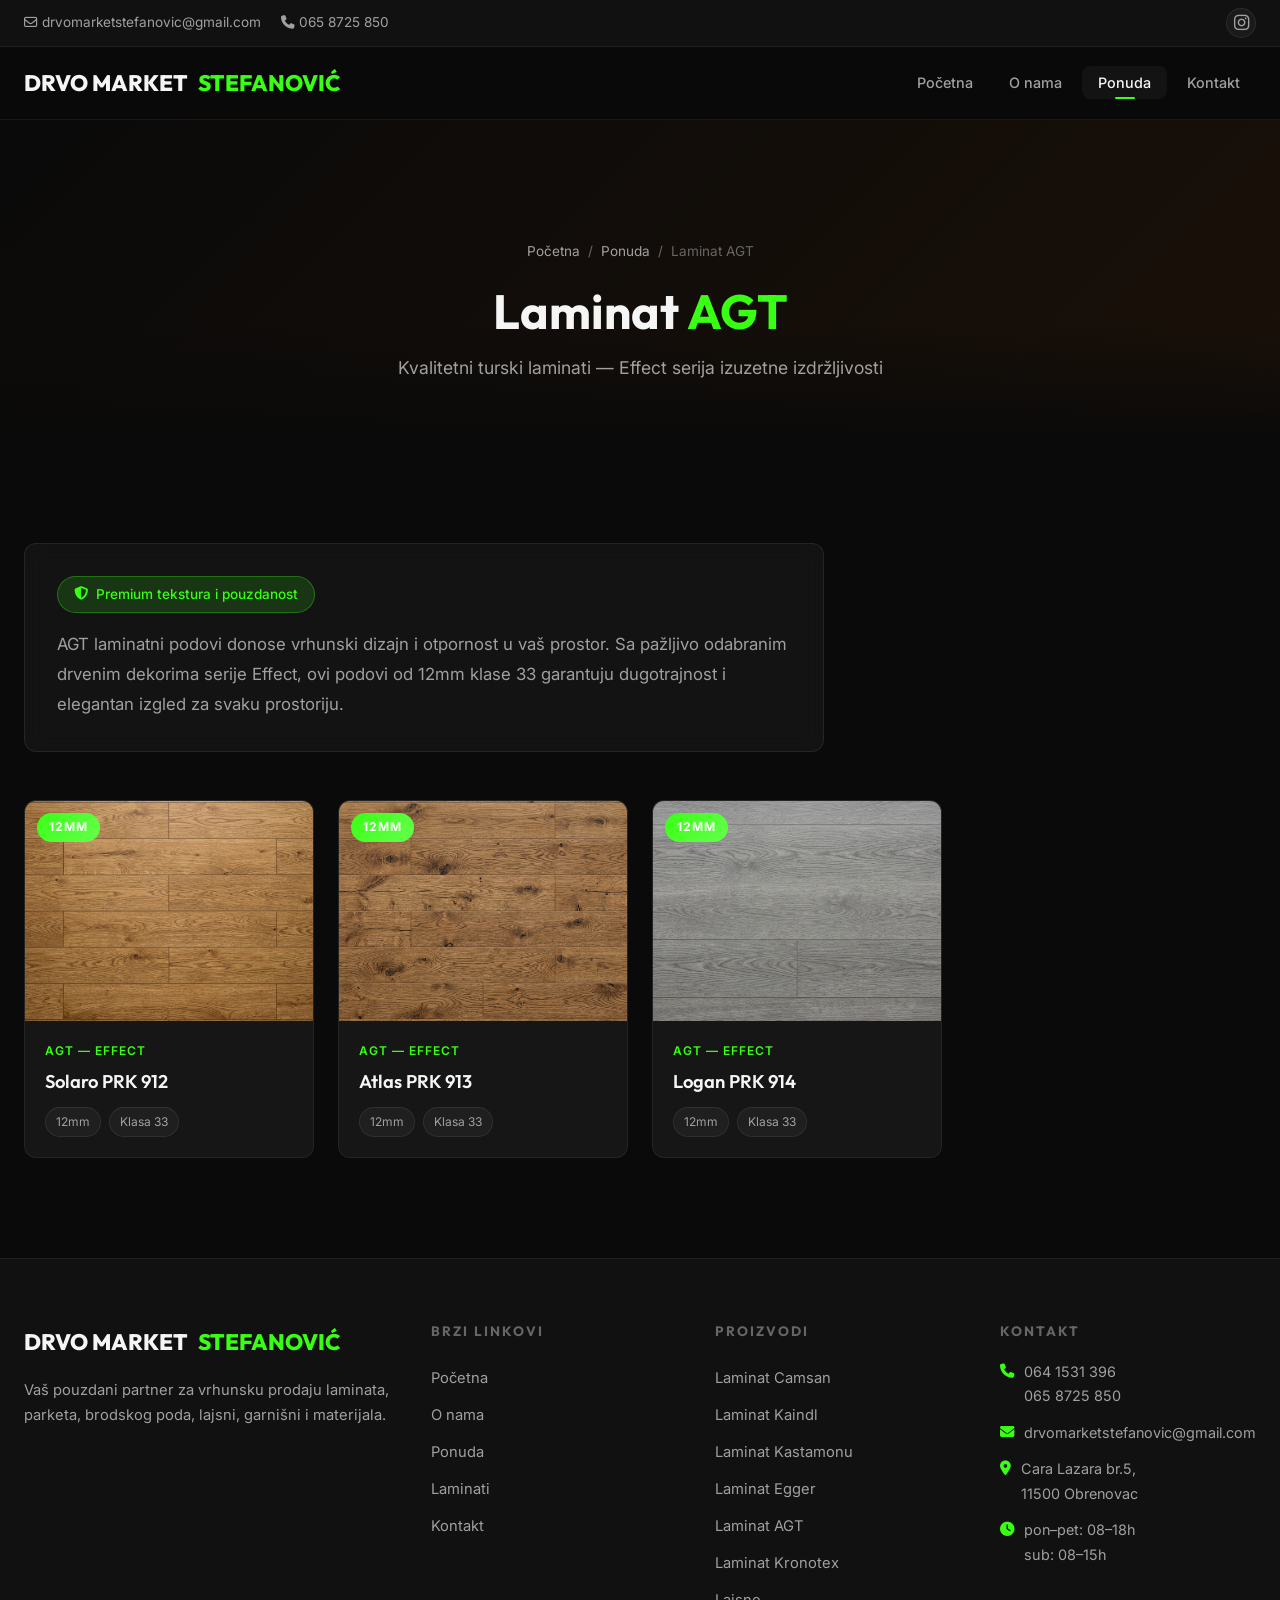
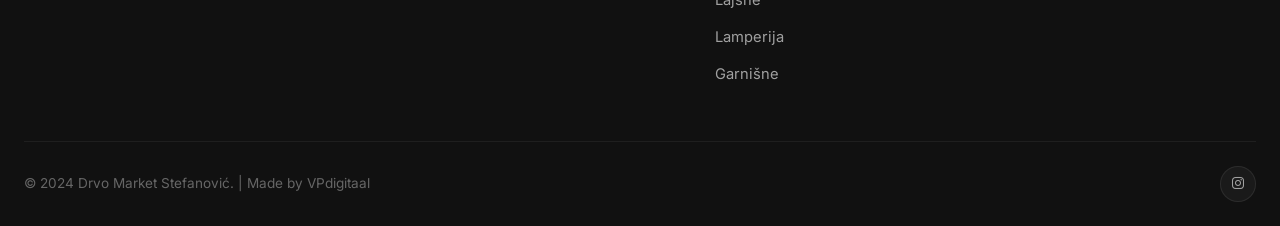
<file: agt.html>
﻿<!DOCTYPE html>
<html lang="sr">
<head>
  <meta charset="UTF-8">
  <meta name="viewport" content="width=device-width, initial-scale=1.0">
  <title>Laminat AGT | Drvo Market Stefanović</title>
  <meta name="description" content="AGT visokokvalitetni laminati — Effect serija. Solaro, Atlas, Logan u debljini od 12mm, klasa 33.">
  <link rel="stylesheet" href="style.css">
  <link rel="stylesheet" href="https://cdnjs.cloudflare.com/ajax/libs/font-awesome/6.5.1/css/all.min.css">

  <meta name="keywords" content="laminat obrenovac, Laminat Obrenovac, Drvomarket Stefanovic, drvo market stefanovic, laminati, podne obloge">
</head>
<body>
  <div class="top-bar"><div class="container"><div class="top-bar-left"><a href="mailto:drvomarketstefanovic@gmail.com"><i class="fa-regular fa-envelope"></i> drvomarketstefanovic@gmail.com</a><a href="tel:0658725850"><i class="fa-solid fa-phone"></i> 065 8725 850</a></div><div class="top-bar-right"><a href="https://www.instagram.com/drvomarketstefanovic" target="_blank" aria-label="Instagram"><i class="fa-brands fa-instagram"></i></a></div></div></div>
  <header class="header"><div class="container"><nav class="nav"><a href="index.html" class="logo">DRVO MARKET <span>STEFANOVIĆ</span></a><div class="nav-links"><a href="index.html">Početna</a><a href="o-nama.html">O nama</a><div class="nav-dropdown"><a href="ponuda.html" class="active">Ponuda</a><div class="dropdown-menu"><a href="laminati.html">Laminat Camsan</a><a href="kaindl.html">Laminat Kaindl</a><a href="kastamonu.html">Laminat Kastamonu</a><a href="egger.html">Laminat Egger</a><a href="agt.html" class="active">Laminat AGT</a><a href="lajsne.html">Lajsne</a><a href="lamperija.html">Lamperija i brodski pod</a><a href="garnisne.html">Garnišne</a></div></div><a href="kontakt.html">Kontakt</a></div><button class="nav-toggle" aria-label="Menu"><i class="fa-solid fa-bars"></i></button></nav></div></header>
  <div class="mobile-overlay"><button class="mobile-close" aria-label="Close"><i class="fa-solid fa-xmark"></i></button><a href="index.html">Početna</a><a href="o-nama.html">O nama</a><a href="ponuda.html">Ponuda</a><a href="laminati.html">Laminat Camsan</a><a href="kaindl.html">Laminat Kaindl</a><a href="kastamonu.html">Laminat Kastamonu</a><a href="egger.html">Laminat Egger</a><a href="agt.html">Laminat AGT</a><a href="kronotex.html">Laminat Kronotex</a><a href="lajsne.html">Lajsne</a><a href="lamperija.html">Lamperija</a><a href="garnisne.html">Garnišne</a><a href="kontakt.html">Kontakt</a></div>

  <div class="page-header">
    <div class="container">
      <div class="breadcrumb"><a href="index.html">Početna</a><span>/</span><a href="ponuda.html">Ponuda</a><span>/</span><span>Laminat AGT</span></div>
      <h1>Laminat <span style="color:var(--accent)">AGT</span></h1>
      <p>Kvalitetni turski laminati — Effect serija izuzetne izdržljivosti</p>
    </div>
  </div>

  <section class="section">
    <div class="container">
      <div class="glass-card fade-up" style="margin-bottom:48px;max-width:800px;">
        <span class="hero-badge" style="margin-bottom:16px;"><i class="fa-solid fa-shield-halved"></i> Premium tekstura i pouzdanost</span>
        <p style="color:var(--text-secondary);font-size:1.05rem;line-height:1.8;">AGT laminatni podovi donose vrhunski dizajn i otpornost u vaš prostor. Sa pažljivo odabranim drvenim dekorima serije Effect, ovi podovi od 12mm klase 33 garantuju dugotrajnost i elegantan izgled za svaku prostoriju.</p>
      </div>

      <div class="product-grid">
        <div class="product-card fade-up">
          <div class="product-card-img-wrap"><img src="assets/images/laminati/agt/solaro_prk912.png" alt="AGT Solaro PRK 912" class="product-card-img" fetchpriority="high"><div class="product-card-badge premium">12mm</div></div>
          <div class="product-card-body">
            <div class="product-card-brand">AGT — Effect</div>
            <div class="product-card-name">Solaro PRK 912</div>
            <div class="product-card-specs"><span class="spec-tag">12mm</span><span class="spec-tag">Klasa 33</span></div>
          </div>
        </div>
        <div class="product-card fade-up">
          <div class="product-card-img-wrap"><img src="assets/images/laminati/agt/atlas_prk913.png" alt="AGT Atlas PRK 913" class="product-card-img" fetchpriority="high"><div class="product-card-badge premium">12mm</div></div>
          <div class="product-card-body">
            <div class="product-card-brand">AGT — Effect</div>
            <div class="product-card-name">Atlas PRK 913</div>
            <div class="product-card-specs"><span class="spec-tag">12mm</span><span class="spec-tag">Klasa 33</span></div>
          </div>
        </div>
        <div class="product-card fade-up">
          <div class="product-card-img-wrap"><img src="assets/images/laminati/agt/logan_prk914.png" alt="AGT Logan PRK 914" class="product-card-img" loading="lazy"><div class="product-card-badge premium">12mm</div></div>
          <div class="product-card-body">
            <div class="product-card-brand">AGT — Effect</div>
            <div class="product-card-name">Logan PRK 914</div>
            <div class="product-card-specs"><span class="spec-tag">12mm</span><span class="spec-tag">Klasa 33</span></div>
          </div>
        </div>
      </div>
    </div>
  </section>

  <footer class="footer"><div class="container"><div class="footer-grid"><div class="footer-brand"><div class="logo">DRVO MARKET <span>STEFANOVIĆ</span></div><p>Vaš pouzdani partner za vrhunsku prodaju laminata, parketa, brodskog poda, lajsni, garnišni i materijala.</p></div><div><h4>Brzi linkovi</h4><div class="footer-links"><a href="index.html">Početna</a><a href="o-nama.html">O nama</a><a href="ponuda.html">Ponuda</a><a href="laminati.html">Laminati</a><a href="kontakt.html">Kontakt</a></div></div><div><h4>Proizvodi</h4><div class="footer-links"><a href="laminati.html">Laminat Camsan</a><a href="kaindl.html">Laminat Kaindl</a><a href="kastamonu.html">Laminat Kastamonu</a><a href="egger.html">Laminat Egger</a><a href="agt.html">Laminat AGT</a><a href="kronotex.html">Laminat Kronotex</a><a href="lajsne.html">Lajsne</a><a href="lamperija.html">Lamperija</a><a href="garnisne.html">Garnišne</a></div></div><div><h4>Kontakt</h4><div class="footer-contact-item"><i class="fa-solid fa-phone"></i><span>064 1531 396<br>065 8725 850</span></div><div class="footer-contact-item"><i class="fa-solid fa-envelope"></i><span>drvomarketstefanovic@gmail.com</span></div><div class="footer-contact-item"><i class="fa-solid fa-location-dot"></i><span>Cara Lazara br.5,<br>11500 Obrenovac</span></div><div class="footer-contact-item"><i class="fa-solid fa-clock"></i><span>pon–pet: 08–18h<br>sub: 08–15h</span></div></div></div><div class="footer-bottom"><span>&copy; 2024 Drvo Market Stefanović. | Made by VPdigitaal</span><div class="footer-social"><a href="https://www.instagram.com/drvomarketstefanovic" target="_blank"><i class="fa-brands fa-instagram"></i></a></div></div></div></footer>
  <button class="back-to-top"><i class="fa-solid fa-chevron-up"></i></button>
  <script src="main.js"></script>
</body>
</html>
</file>
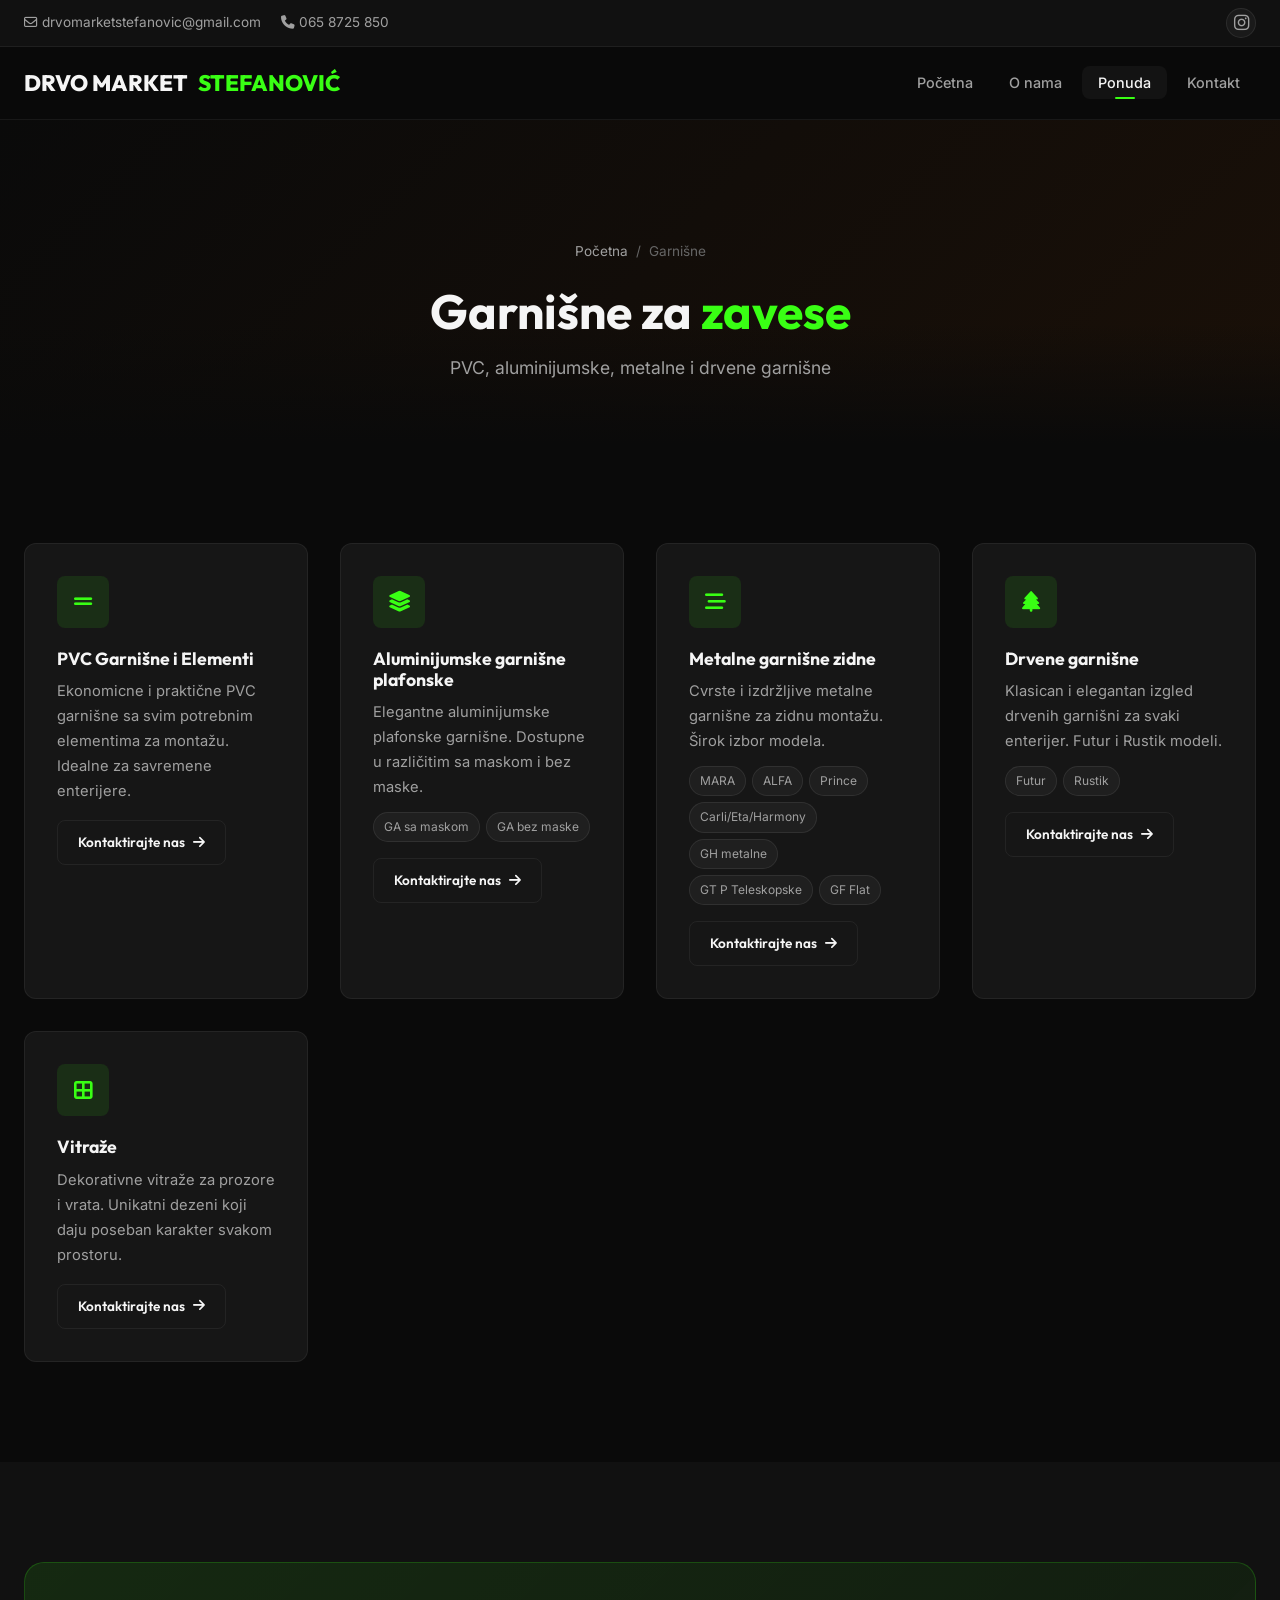
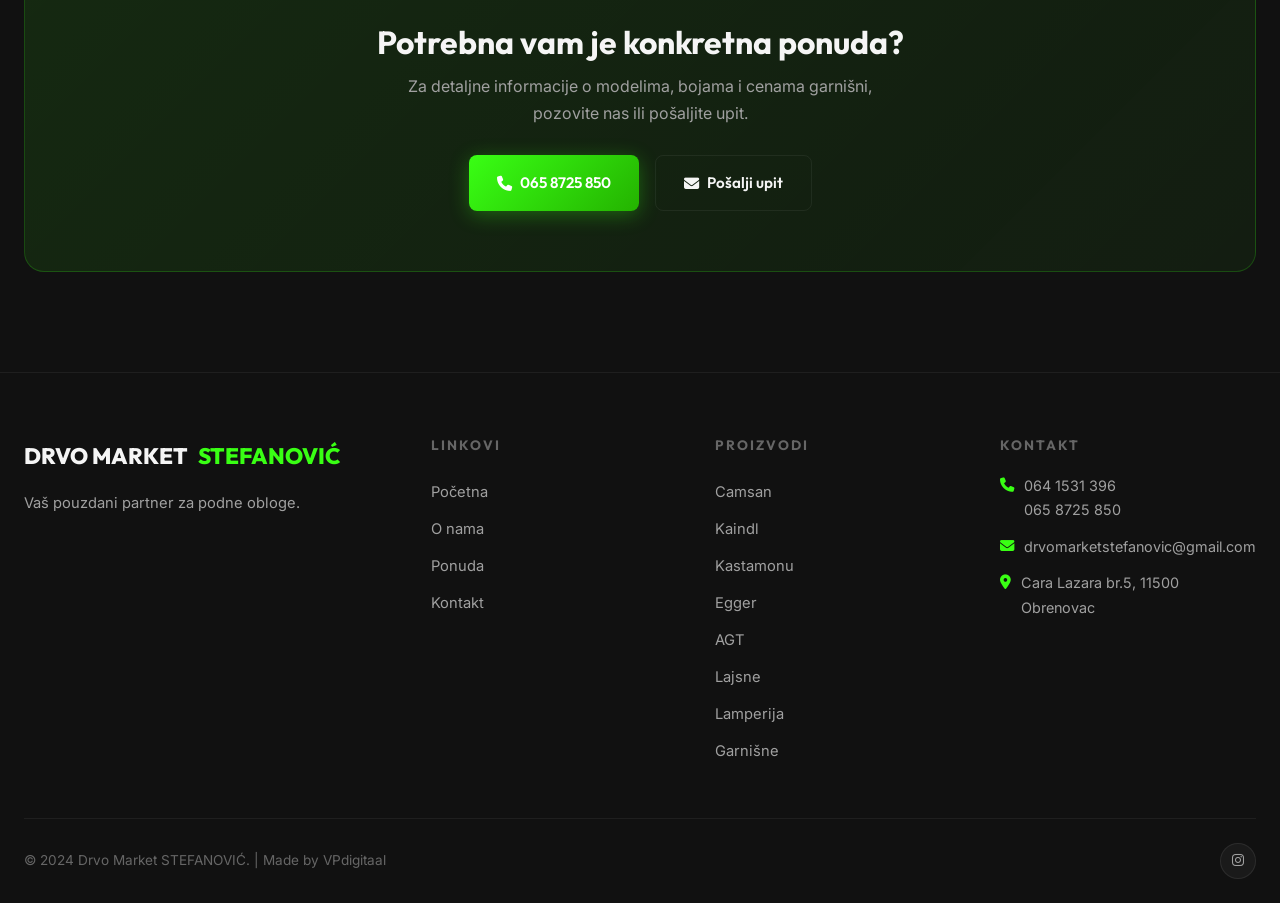
<file: garnisne.html>
﻿<!DOCTYPE html>
<html lang="sr">
<head>
  <meta charset="UTF-8">
  <meta name="viewport" content="width=device-width, initial-scale=1.0">
  <title>Garnišne | Drvo Market STEFANOVIĆ</title>
  <meta name="description" content="PVC, aluminijumske, metalne i drvene garnišne. Kompletna ponuda garnišni za zavese u Obrenovcu.">
  <link rel="stylesheet" href="style.css">
  <link rel="stylesheet" href="https://cdnjs.cloudflare.com/ajax/libs/font-awesome/6.5.1/css/all.min.css">

  <meta name="keywords" content="laminat obrenovac, Laminat Obrenovac, Drvomarket Stefanovic, drvo market stefanovic, laminati, podne obloge">
</head>
<body>
  <div class="top-bar"><div class="container"><div class="top-bar-left"><a href="mailto:drvomarketstefanovic@gmail.com"><i class="fa-regular fa-envelope"></i> drvomarketstefanovic@gmail.com</a><a href="tel:0658725850"><i class="fa-solid fa-phone"></i> 065 8725 850</a></div><div class="top-bar-right"><a href="https://www.instagram.com/drvomarketstefanovic" target="_blank"><i class="fa-brands fa-instagram"></i></a></div></div></div>
  <header class="header"><div class="container"><nav class="nav"><a href="index.html" class="logo">DRVO MARKET <span>STEFANOVIĆ</span></a><div class="nav-links"><a href="index.html">Početna</a><a href="o-nama.html">O nama</a><div class="nav-dropdown"><a href="ponuda.html" class="active">Ponuda</a><div class="dropdown-menu"><a href="laminati.html">Laminat Camsan</a><a href="kaindl.html">Laminat Kaindl</a><a href="kastamonu.html">Laminat Kastamonu</a><a href="egger.html">Laminat Egger</a><a href="agt.html">Laminat AGT</a><a href="kronotex.html">Laminat Kronotex</a><a href="lajsne.html">Lajsne</a><a href="lamperija.html">Lamperija i brodski pod</a><a href="garnisne.html">Garnišne</a></div></div><a href="kontakt.html">Kontakt</a></div><button class="nav-toggle" aria-label="Menu"><i class="fa-solid fa-bars"></i></button></nav></div></header>
  <div class="mobile-overlay"><button class="mobile-close" aria-label="Close"><i class="fa-solid fa-xmark"></i></button><a href="index.html">Početna</a><a href="o-nama.html">O nama</a><a href="ponuda.html">Ponuda</a><a href="laminati.html">Laminat Camsan</a><a href="kaindl.html">Laminat Kaindl</a><a href="kastamonu.html">Laminat Kastamonu</a><a href="egger.html">Laminat Egger</a><a href="agt.html">Laminat AGT</a><a href="kronotex.html">Laminat Kronotex</a><a href="lajsne.html">Lajsne</a><a href="lamperija.html">Lamperija</a><a href="garnisne.html">Garnišne</a><a href="kontakt.html">Kontakt</a></div>

  <div class="page-header"><div class="container">
    <div class="breadcrumb"><a href="index.html">Početna</a><span>/</span><span>Garnišne</span></div>
    <h1>Garnišne za <span style="color:var(--accent)">zavese</span></h1>
    <p>PVC, aluminijumske, metalne i drvene garnišne</p>
  </div></div>

  <section class="section"><div class="container">
    <div class="info-grid">
      <!-- PVC -->
      <div class="info-card fade-up" style="cursor:pointer;" onclick="window.location='kontakt.html'">
        <div class="info-card-icon"><i class="fa-solid fa-grip-lines"></i></div>
        <h3>PVC Garnišne i Elementi</h3>
        <p>Ekonomicne i praktične PVC garnišne sa svim potrebnim elementima za montažu. Idealne za savremene enterijere.</p>
        <a href="kontakt.html" class="btn btn-sm btn-outline" style="margin-top:16px;">Kontaktirajte nas <i class="fa-solid fa-arrow-right"></i></a>
      </div>
      <!-- Aluminijumske plafonske -->
      <div class="info-card fade-up">
        <div class="info-card-icon"><i class="fa-solid fa-layer-group"></i></div>
        <h3>Aluminijumske garnišne  plafonske</h3>
        <p>Elegantne aluminijumske plafonske garnišne. Dostupne u različitim sa maskom i bez maske.</p>
        <div style="margin-top:12px;display:flex;flex-wrap:wrap;gap:6px;">
          <span class="spec-tag">GA sa maskom</span>
          <span class="spec-tag">GA bez maske</span>
        </div>
        <a href="kontakt.html" class="btn btn-sm btn-outline" style="margin-top:16px;">Kontaktirajte nas <i class="fa-solid fa-arrow-right"></i></a>
      </div>
      <!-- Metalne zidne -->
      <div class="info-card fade-up">
        <div class="info-card-icon"><i class="fa-solid fa-bars-staggered"></i></div>
        <h3>Metalne garnišne  zidne</h3>
        <p>Cvrste i izdržljive metalne garnišne za zidnu montažu. Širok izbor modela.</p>
        <div style="margin-top:12px;display:flex;flex-wrap:wrap;gap:6px;">
          <span class="spec-tag">MARA</span>
          <span class="spec-tag">ALFA</span>
          <span class="spec-tag">Prince</span>
          <span class="spec-tag">Carli/Eta/Harmony</span>
          <span class="spec-tag">GH metalne</span>
          <span class="spec-tag">GT P Teleskopske</span>
          <span class="spec-tag">GF Flat</span>
        </div>
        <a href="kontakt.html" class="btn btn-sm btn-outline" style="margin-top:16px;">Kontaktirajte nas <i class="fa-solid fa-arrow-right"></i></a>
      </div>
      <!-- Drvene -->
      <div class="info-card fade-up">
        <div class="info-card-icon"><i class="fa-solid fa-tree"></i></div>
        <h3>Drvene garnišne</h3>
        <p>Klasican i elegantan izgled drvenih garnišni za svaki enterijer. Futur i Rustik modeli.</p>
        <div style="margin-top:12px;display:flex;flex-wrap:wrap;gap:6px;">
          <span class="spec-tag">Futur</span>
          <span class="spec-tag">Rustik</span>
        </div>
        <a href="kontakt.html" class="btn btn-sm btn-outline" style="margin-top:16px;">Kontaktirajte nas <i class="fa-solid fa-arrow-right"></i></a>
      </div>
      <!-- Vitraže -->
      <div class="info-card fade-up">
        <div class="info-card-icon"><i class="fa-solid fa-border-all"></i></div>
        <h3>Vitraže</h3>
        <p>Dekorativne vitraže za prozore i vrata. Unikatni dezeni koji daju poseban karakter svakom prostoru.</p>
        <a href="kontakt.html" class="btn btn-sm btn-outline" style="margin-top:16px;">Kontaktirajte nas <i class="fa-solid fa-arrow-right"></i></a>
      </div>
    </div>
  </div></section>

  <section class="section" style="background:var(--bg-secondary);"><div class="container">
    <div class="cta-banner fade-up">
      <h2>Potrebna vam je konkretna ponuda?</h2>
      <p>Za detaljne informacije o modelima, bojama i cenama garnišni, pozovite nas ili pošaljite upit.</p>
      <div style="display:flex;gap:16px;justify-content:center;flex-wrap:wrap;">
        <a href="tel:0658725850" class="btn btn-primary"><i class="fa-solid fa-phone"></i> 065 8725 850</a>
        <a href="kontakt.html" class="btn btn-outline"><i class="fa-solid fa-envelope"></i> Pošalji upit</a>
      </div>
    </div>
  </div></section>

  <footer class="footer"><div class="container"><div class="footer-grid"><div class="footer-brand"><div class="logo">DRVO MARKET <span>STEFANOVIĆ</span></div><p>Vaš pouzdani partner za podne obloge.</p></div><div><h4>Linkovi</h4><div class="footer-links"><a href="index.html">Početna</a><a href="o-nama.html">O nama</a><a href="ponuda.html">Ponuda</a><a href="kontakt.html">Kontakt</a></div></div><div><h4>Proizvodi</h4><div class="footer-links"><a href="laminati.html">Camsan</a><a href="kaindl.html">Kaindl</a><a href="kastamonu.html">Kastamonu</a><a href="egger.html">Egger</a><a href="agt.html">AGT</a><a href="lajsne.html">Lajsne</a><a href="lamperija.html">Lamperija</a><a href="garnisne.html">Garnišne</a></div></div><div><h4>Kontakt</h4><div class="footer-contact-item"><i class="fa-solid fa-phone"></i><span>064 1531 396<br>065 8725 850</span></div><div class="footer-contact-item"><i class="fa-solid fa-envelope"></i><span>drvomarketstefanovic@gmail.com</span></div><div class="footer-contact-item"><i class="fa-solid fa-location-dot"></i><span>Cara Lazara br.5, 11500 Obrenovac</span></div></div></div><div class="footer-bottom"><span>&copy; 2024 Drvo Market STEFANOVIĆ. | Made by VPdigitaal</span><div class="footer-social"><a href="https://www.instagram.com/drvomarketstefanovic" target="_blank"><i class="fa-brands fa-instagram"></i></a></div></div></div></footer>
  <button class="back-to-top"><i class="fa-solid fa-chevron-up"></i></button>
  <script src="main.js"></script>
</body>
</html>
</file>
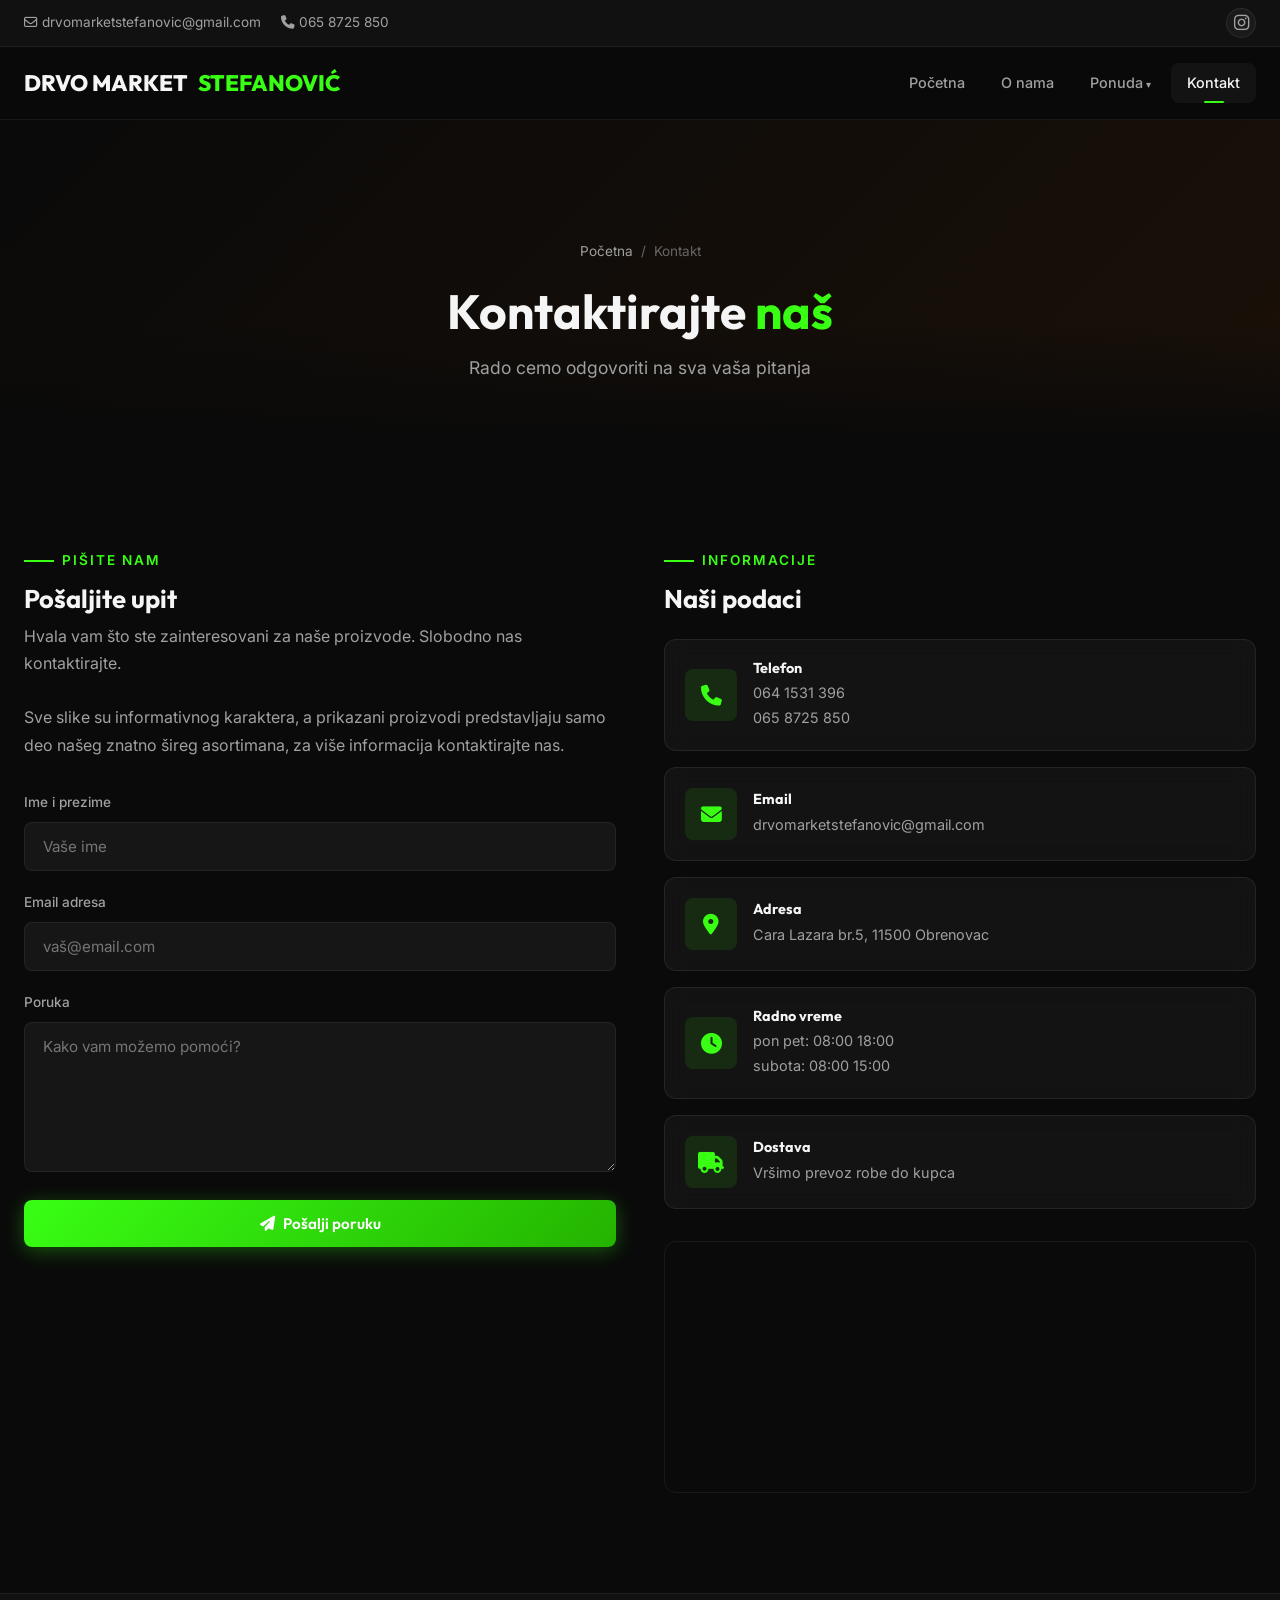
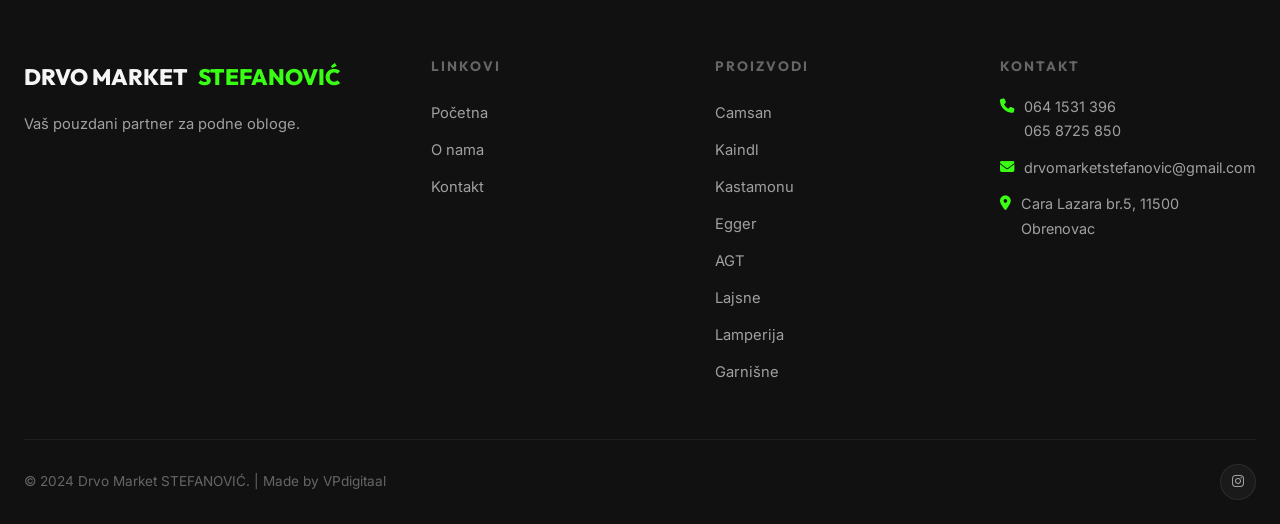
<file: kontakt.html>
﻿<!DOCTYPE html>
<html lang="sr">
<head>
  <meta charset="UTF-8">
  <meta name="viewport" content="width=device-width, initial-scale=1.0">
  <title>Kontakt | Drvo Market STEFANOVIĆ</title>
  <meta name="description" content="Kontaktirajte Drvo Market STEFANOVIĆ  Cara Lazara br.5, 11500 Obrenovac. Tel: 065 8725 850.">
  <link rel="stylesheet" href="style.css">
  <link rel="stylesheet" href="https://cdnjs.cloudflare.com/ajax/libs/font-awesome/6.5.1/css/all.min.css">

  <meta name="keywords" content="laminat obrenovac, Laminat Obrenovac, Drvomarket Stefanovic, drvo market stefanovic, laminati, podne obloge">
</head>
<body>
  <div class="top-bar"><div class="container"><div class="top-bar-left"><a href="mailto:drvomarketstefanovic@gmail.com"><i class="fa-regular fa-envelope"></i> drvomarketstefanovic@gmail.com</a><a href="tel:0658725850"><i class="fa-solid fa-phone"></i> 065 8725 850</a></div><div class="top-bar-right"><a href="https://www.instagram.com/drvomarketstefanovic" target="_blank"><i class="fa-brands fa-instagram"></i></a></div></div></div>
  <header class="header"><div class="container"><nav class="nav"><a href="index.html" class="logo">DRVO MARKET <span>STEFANOVIĆ</span></a><div class="nav-links"><a href="index.html">Početna</a><a href="o-nama.html">O nama</a><div class="nav-dropdown"><a href="ponuda.html">Ponuda</a><div class="dropdown-menu"><a href="laminati.html">Laminat Camsan</a><a href="kaindl.html">Laminat Kaindl</a><a href="kastamonu.html">Laminat Kastamonu</a><a href="egger.html">Laminat Egger</a><a href="agt.html">Laminat AGT</a><a href="kronotex.html">Laminat Kronotex</a><a href="lajsne.html">Lajsne</a><a href="lamperija.html">Lamperija i brodski pod</a><a href="garnisne.html">Garnišne</a></div></div><a href="kontakt.html" class="active">Kontakt</a></div><button class="nav-toggle"><i class="fa-solid fa-bars"></i></button></nav></div></header>
  <div class="mobile-overlay"><button class="mobile-close" aria-label="Close"><i class="fa-solid fa-xmark"></i></button><a href="index.html">Početna</a><a href="o-nama.html">O nama</a><a href="ponuda.html">Ponuda</a><a href="laminati.html">Laminat Camsan</a><a href="kaindl.html">Laminat Kaindl</a><a href="kastamonu.html">Laminat Kastamonu</a><a href="egger.html">Laminat Egger</a><a href="agt.html">Laminat AGT</a><a href="kronotex.html">Laminat Kronotex</a><a href="lajsne.html">Lajsne</a><a href="lamperija.html">Lamperija</a><a href="garnisne.html">Garnišne</a><a href="kontakt.html">Kontakt</a></div>

  <div class="page-header"><div class="container">
    <div class="breadcrumb"><a href="index.html">Početna</a><span>/</span><span>Kontakt</span></div>
    <h1>Kontaktirajte <span style="color:var(--accent)">naš</span></h1>
    <p>Rado cemo odgovoriti na sva vaša pitanja</p>
  </div></div>

  <section class="section"><div class="container">
    <div style="display:grid;grid-template-columns:1fr 1fr;gap:48px;">
      <!-- Left - Contact Info & Form -->
      <div>
        <div class="section-label">Pišite nam</div>
        <h2 style="font-size:1.6rem;margin-bottom:8px;" class="fade-up">Pošaljite upit</h2>
        <p style="color:var(--text-secondary);margin-bottom:32px;" class="fade-up">Hvala vam što ste zainteresovani za naše proizvode. Slobodno nas kontaktirajte.<br><br>Sve slike su informativnog karaktera, a prikazani proizvodi predstavljaju samo deo našeg znatno šireg asortimana, za više informacija kontaktirajte nas.</p>
        <form class="contact-form fade-up" onsubmit="event.preventDefault(); alert('Hvala! Vaša poruka je poslata. Kontaktiraćemo vaš uskoro.'); this.reset();">
          <div class="form-group">
            <label for="name">Ime i prezime</label>
            <input type="text" id="name" name="name" placeholder="Vaše ime" required>
          </div>
          <div class="form-group">
            <label for="email">Email adresa</label>
            <input type="email" id="email" name="email" placeholder="vaš@email.com" required>
          </div>
          <div class="form-group">
            <label for="message">Poruka</label>
            <textarea id="message" name="message" placeholder="Kako vam možemo pomoći?" required></textarea>
          </div>
          <button type="submit" class="btn btn-primary" style="width:100%;justify-content:center;"><i class="fa-solid fa-paper-plane"></i> Pošalji poruku</button>
        </form>
      </div>
      <!-- Right - Info Cards + Map -->
      <div>
        <div class="section-label">Informacije</div>
        <h2 style="font-size:1.6rem;margin-bottom:24px;" class="fade-up">Naši podaci</h2>
        <div style="display:flex;flex-direction:column;gap:16px;margin-bottom:32px;">
          <div class="glass-card fade-up" style="display:flex;gap:16px;align-items:center;padding:20px;">
            <div class="info-card-icon" style="margin:0;flex-shrink:0;"><i class="fa-solid fa-phone"></i></div>
            <div><h4 style="font-size:0.9rem;margin-bottom:4px;">Telefon</h4><p style="color:var(--text-secondary);font-size:0.9rem;">064 1531 396<br>065 8725 850</p></div>
          </div>
          <div class="glass-card fade-up" style="display:flex;gap:16px;align-items:center;padding:20px;">
            <div class="info-card-icon" style="margin:0;flex-shrink:0;"><i class="fa-solid fa-envelope"></i></div>
            <div><h4 style="font-size:0.9rem;margin-bottom:4px;">Email</h4><p style="color:var(--text-secondary);font-size:0.9rem;">drvomarketstefanovic@gmail.com</p></div>
          </div>
          <div class="glass-card fade-up" style="display:flex;gap:16px;align-items:center;padding:20px;">
            <div class="info-card-icon" style="margin:0;flex-shrink:0;"><i class="fa-solid fa-location-dot"></i></div>
            <div><h4 style="font-size:0.9rem;margin-bottom:4px;">Adresa</h4><p style="color:var(--text-secondary);font-size:0.9rem;">Cara Lazara br.5, 11500 Obrenovac</p></div>
          </div>
          <div class="glass-card fade-up" style="display:flex;gap:16px;align-items:center;padding:20px;">
            <div class="info-card-icon" style="margin:0;flex-shrink:0;"><i class="fa-solid fa-clock"></i></div>
            <div><h4 style="font-size:0.9rem;margin-bottom:4px;">Radno vreme</h4><p style="color:var(--text-secondary);font-size:0.9rem;">pon  pet: 08:00  18:00<br>subota: 08:00  15:00</p></div>
          </div>
          <div class="glass-card fade-up" style="display:flex;gap:16px;align-items:center;padding:20px;">
            <div class="info-card-icon" style="margin:0;flex-shrink:0;"><i class="fa-solid fa-truck"></i></div>
            <div><h4 style="font-size:0.9rem;margin-bottom:4px;">Dostava</h4><p style="color:var(--text-secondary);font-size:0.9rem;">Vršimo prevoz robe do kupca</p></div>
          </div>
        </div>
        <!-- Map -->
        <div class="fade-up" style="border-radius:var(--radius);overflow:hidden;border:1px solid var(--border);">
          <iframe src="https://www.google.com/maps/embed?pb=!1m18!1m12!1m3!1d2838.5120757747263!2d20.18692267645977!3d44.64788847107235!2m3!1f0!2f0!3f0!3m2!1i1024!2i768!4f13.1!3m3!1m2!1s0x475a15713bcd8659%3A0x1b389ded6dce5f41!2sDrvo%20Market%20Stefanović%C4%87!5e0!3m2!1ssr!2srs!4v1779014753016!5m2!1ssr!2srs" width="100%" height="250" style="border:0;display:block;filter:invert(0.9) hue-rotate(180deg) brightness(0.8) contrast(1.2);" allowfullscreen loading="lazy"></iframe>
        </div>
      </div>
    </div>
  </div></section>

  <footer class="footer"><div class="container"><div class="footer-grid"><div class="footer-brand"><div class="logo">DRVO MARKET <span>STEFANOVIĆ</span></div><p>Vaš pouzdani partner za podne obloge.</p></div><div><h4>Linkovi</h4><div class="footer-links"><a href="index.html">Početna</a><a href="o-nama.html">O nama</a><a href="kontakt.html">Kontakt</a></div></div><div><h4>Proizvodi</h4><div class="footer-links"><a href="laminati.html">Camsan</a><a href="kaindl.html">Kaindl</a><a href="kastamonu.html">Kastamonu</a><a href="egger.html">Egger</a><a href="agt.html">AGT</a><a href="lajsne.html">Lajsne</a><a href="lamperija.html">Lamperija</a><a href="garnisne.html">Garnišne</a></div></div><div><h4>Kontakt</h4><div class="footer-contact-item"><i class="fa-solid fa-phone"></i><span>064 1531 396<br>065 8725 850</span></div><div class="footer-contact-item"><i class="fa-solid fa-envelope"></i><span>drvomarketstefanovic@gmail.com</span></div><div class="footer-contact-item"><i class="fa-solid fa-location-dot"></i><span>Cara Lazara br.5, 11500 Obrenovac</span></div></div></div><div class="footer-bottom"><span>&copy; 2024 Drvo Market STEFANOVIĆ. | Made by VPdigitaal</span><div class="footer-social"><a href="https://www.instagram.com/drvomarketstefanovic" target="_blank"><i class="fa-brands fa-instagram"></i></a></div></div></div></footer>
  <button class="back-to-top"><i class="fa-solid fa-chevron-up"></i></button>
  <script src="main.js"></script>

  <style>
    @media(max-width:768px) {
      .section > .container > div[style*="grid-template-columns"] {
        grid-template-columns: 1fr !important;
      }
    }
  </style>
</body>
</html>
</file>
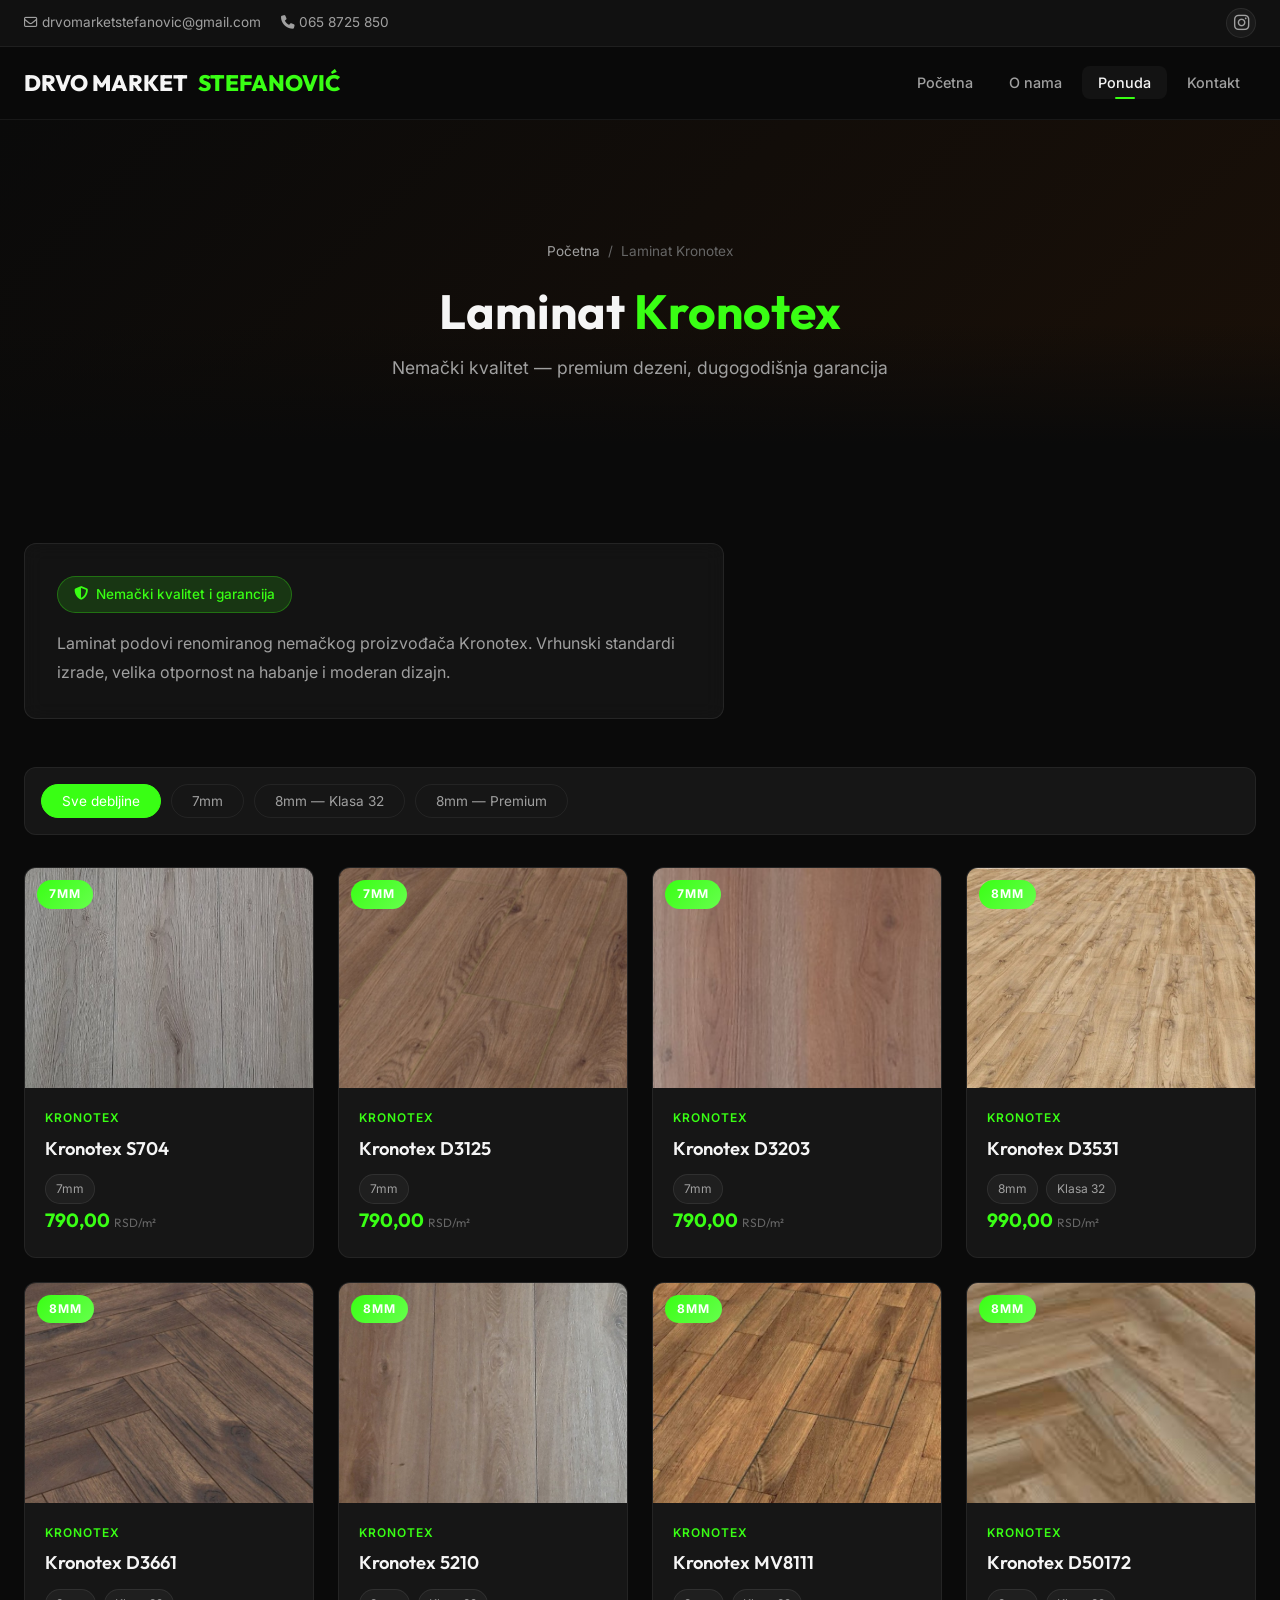
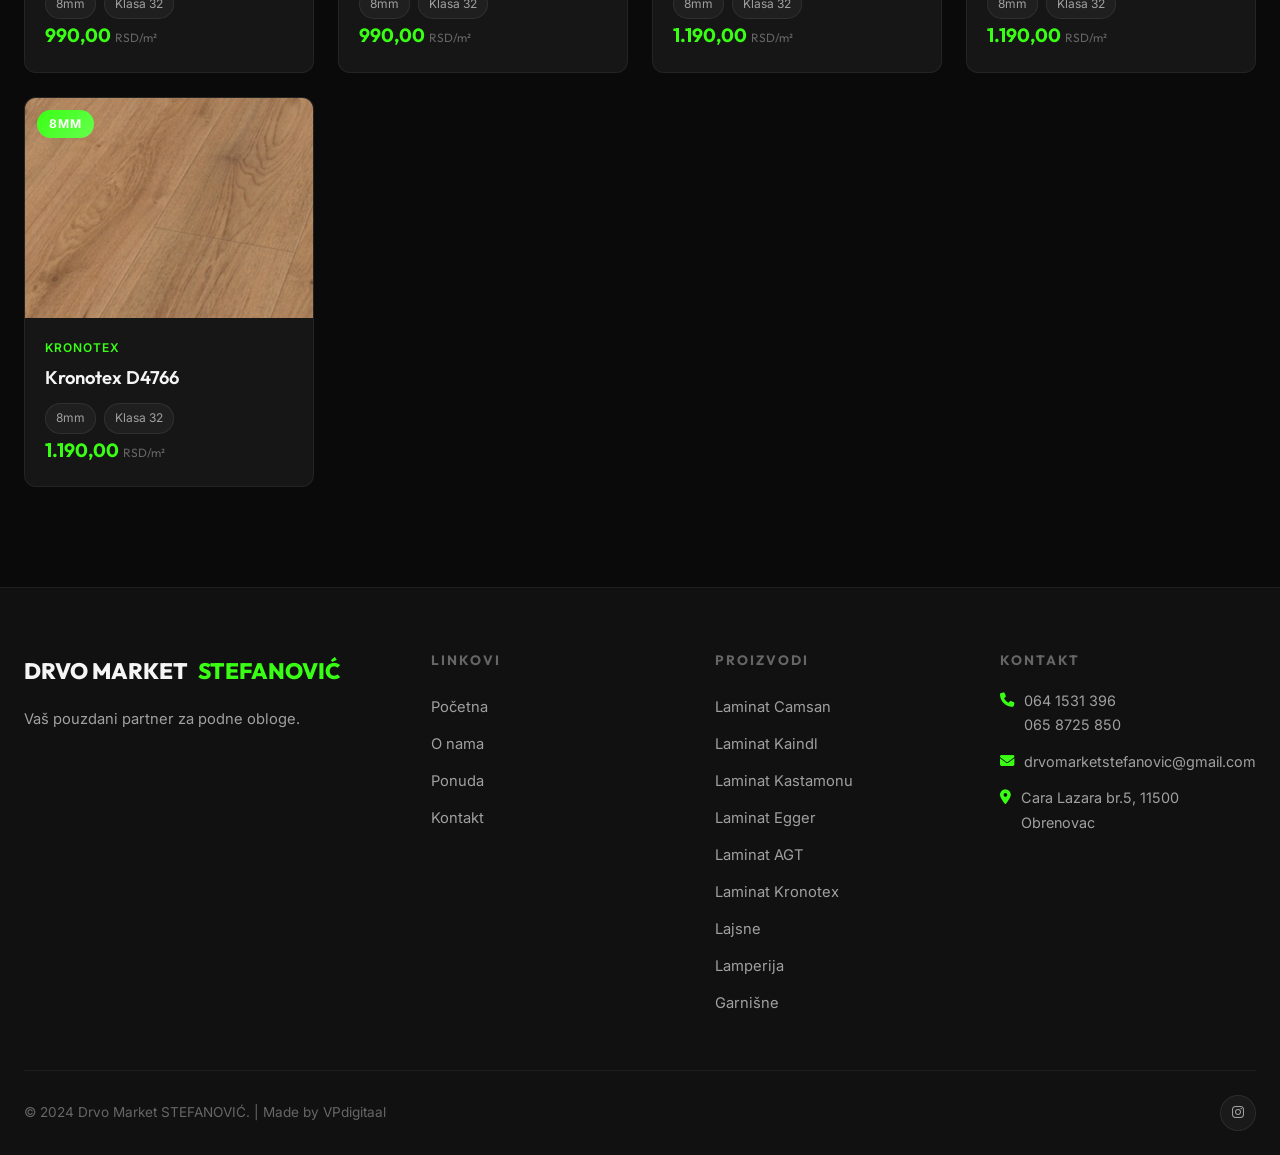
<file: kronotex.html>
<!DOCTYPE html>
<html lang="sr">
<head>
  <meta charset="UTF-8">
  <meta name="viewport" content="width=device-width, initial-scale=1.0">
  <title>Laminat Kronotex | Drvo Market STEFANOVIĆ</title>
  <meta name="description" content="Kronotex Nemački laminati — visoka otpornost i vrhunski dizajn u Obrenovcu.">
  <link rel="stylesheet" href="style.css">
  <link rel="stylesheet" href="https://cdnjs.cloudflare.com/ajax/libs/font-awesome/6.5.1/css/all.min.css">

  <meta name="keywords" content="laminat obrenovac, Laminat Obrenovac, Drvomarket Stefanovic, drvo market stefanovic, laminati, podne obloge, kronotex">
</head>
<body>
  <div class="top-bar"><div class="container"><div class="top-bar-left"><a href="mailto:drvomarketstefanovic@gmail.com"><i class="fa-regular fa-envelope"></i> drvomarketstefanovic@gmail.com</a><a href="tel:0658725850"><i class="fa-solid fa-phone"></i> 065 8725 850</a></div><div class="top-bar-right"><a href="https://www.instagram.com/drvomarketstefanovic" target="_blank" aria-label="Instagram"><i class="fa-brands fa-instagram"></i></a></div></div></div>
  <header class="header"><div class="container"><nav class="nav"><a href="index.html" class="logo">DRVO MARKET <span>STEFANOVIĆ</span></a><div class="nav-links"><a href="index.html">Početna</a><a href="o-nama.html">O nama</a><div class="nav-dropdown"><a href="ponuda.html" class="active">Ponuda</a><div class="dropdown-menu"><a href="laminati.html">Laminat Camsan</a><a href="kaindl.html">Laminat Kaindl</a><a href="kastamonu.html">Laminat Kastamonu</a><a href="egger.html">Laminat Egger</a><a href="agt.html">Laminat AGT</a><a href="kronotex.html">Laminat Kronotex</a><a href="lajsne.html">Lajsne</a><a href="lamperija.html">Lamperija i brodski pod</a><a href="garnisne.html">Garnišne</a></div></div><a href="kontakt.html">Kontakt</a></div><button class="nav-toggle" aria-label="Menu"><i class="fa-solid fa-bars"></i></button></nav></div></header>
  <div class="mobile-overlay"><button class="mobile-close" aria-label="Close"><i class="fa-solid fa-xmark"></i></button><a href="index.html">Početna</a><a href="o-nama.html">O nama</a><a href="ponuda.html">Ponuda</a><a href="laminati.html">Laminat Camsan</a><a href="kaindl.html">Laminat Kaindl</a><a href="kastamonu.html">Laminat Kastamonu</a><a href="egger.html">Laminat Egger</a><a href="agt.html">Laminat AGT</a><a href="kronotex.html">Laminat Kronotex</a><a href="lajsne.html">Lajsne</a><a href="lamperija.html">Lamperija</a><a href="garnisne.html">Garnišne</a><a href="kontakt.html">Kontakt</a></div>

  <div class="page-header"><div class="container">
    <div class="breadcrumb"><a href="index.html">Početna</a><span>/</span><span>Laminat Kronotex</span></div>
    <h1>Laminat <span style="color:var(--accent)">Kronotex</span></h1>
    <p>Nemački kvalitet — premium dezeni, dugogodišnja garancija</p>
  </div></div>

  <section class="section">
    <div class="container">
      <div class="glass-card fade-up" style="margin-bottom:48px;max-width:700px;">
        <span class="hero-badge" style="margin-bottom:16px;"><i class="fa-solid fa-shield-halved"></i> Nemački kvalitet i garancija</span>
        <p style="color:var(--text-secondary);line-height:1.8;">Laminat podovi renomiranog nemačkog proizvođača Kronotex. Vrhunski standardi izrade, velika otpornost na habanje i moderan dizajn.</p>
      </div>

      <div class="filter-bar">
        <button class="filter-btn active" data-filter="all">Sve debljine</button>
        <button class="filter-btn" data-filter="7mm">7mm</button>
        <button class="filter-btn" data-filter="8mm">8mm — Klasa 32</button>
        <button class="filter-btn" data-filter="8mm-premium">8mm — Premium</button>
      </div>

      <div class="product-grid">
        <!-- 7mm -->
        <div class="product-card fade-up" data-category="7mm">
          <div class="product-card-img-wrap"><img src="assets/images/laminati/kronotex_s704.jpg" alt="Laminat Kronotex 7mm S704" class="product-card-img" fetchpriority="high"><div class="product-card-badge premium">7mm</div></div>
          <div class="product-card-body">
            <div class="product-card-brand">Kronotex</div>
            <div class="product-card-name">Kronotex S704</div>
            <div class="product-card-specs"><span class="spec-tag">7mm</span></div>
            <div class="product-card-price">790,00 <small>RSD/m²</small></div>
          </div>
        </div>
        <div class="product-card fade-up" data-category="7mm">
          <div class="product-card-img-wrap"><img src="assets/images/laminati/kronotex_d3125.jpg" alt="Kronotex 7mm D3125" class="product-card-img" fetchpriority="high"><div class="product-card-badge premium">7mm</div></div>
          <div class="product-card-body">
            <div class="product-card-brand">Kronotex</div>
            <div class="product-card-name">Kronotex D3125</div>
            <div class="product-card-specs"><span class="spec-tag">7mm</span></div>
            <div class="product-card-price">790,00 <small>RSD/m²</small></div>
          </div>
        </div>
        <div class="product-card fade-up" data-category="7mm">
          <div class="product-card-img-wrap"><img src="assets/images/laminati/kronotex_d3203.jpg" alt="Kronotex 7mm D3203" class="product-card-img" fetchpriority="high"><div class="product-card-badge premium">7mm</div></div>
          <div class="product-card-body">
            <div class="product-card-brand">Kronotex</div>
            <div class="product-card-name">Kronotex D3203</div>
            <div class="product-card-specs"><span class="spec-tag">7mm</span></div>
            <div class="product-card-price">790,00 <small>RSD/m²</small></div>
          </div>
        </div>

        <!-- 8mm Klasa 32 — 990 RSD -->
        <div class="product-card fade-up" data-category="8mm">
          <div class="product-card-img-wrap"><img src="assets/images/laminati/kronotex_d3531.jpg" alt="Kronotex 8mm D3531" class="product-card-img" fetchpriority="high"><div class="product-card-badge premium">8mm</div></div>
          <div class="product-card-body">
            <div class="product-card-brand">Kronotex</div>
            <div class="product-card-name">Kronotex D3531</div>
            <div class="product-card-specs"><span class="spec-tag">8mm</span><span class="spec-tag">Klasa 32</span></div>
            <div class="product-card-price">990,00 <small>RSD/m²</small></div>
          </div>
        </div>
        <div class="product-card fade-up" data-category="8mm">
          <div class="product-card-img-wrap"><img src="assets/images/laminati/kronotex_d3661.jpg" alt="Kronotex 8mm D3661" class="product-card-img" fetchpriority="high"><div class="product-card-badge premium">8mm</div></div>
          <div class="product-card-body">
            <div class="product-card-brand">Kronotex</div>
            <div class="product-card-name">Kronotex D3661</div>
            <div class="product-card-specs"><span class="spec-tag">8mm</span><span class="spec-tag">Klasa 32</span></div>
            <div class="product-card-price">990,00 <small>RSD/m²</small></div>
          </div>
        </div>
        <div class="product-card fade-up" data-category="8mm">
          <div class="product-card-img-wrap"><img src="assets/images/laminati/kronotex_5210.jpg" alt="Kronotex 8mm 5210" class="product-card-img" loading="lazy"><div class="product-card-badge premium">8mm</div></div>
          <div class="product-card-body">
            <div class="product-card-brand">Kronotex</div>
            <div class="product-card-name">Kronotex 5210</div>
            <div class="product-card-specs"><span class="spec-tag">8mm</span><span class="spec-tag">Klasa 32</span></div>
            <div class="product-card-price">990,00 <small>RSD/m²</small></div>
          </div>
        </div>

        <!-- 8mm Premium — 1190 RSD -->
        <div class="product-card fade-up" data-category="8mm-premium">
          <div class="product-card-img-wrap"><img src="assets/images/laminati/kronotex_mv8111.jpg" alt="Kronotex 8mm MV8111" class="product-card-img" fetchpriority="high"><div class="product-card-badge premium">8mm</div></div>
          <div class="product-card-body">
            <div class="product-card-brand">Kronotex</div>
            <div class="product-card-name">Kronotex MV8111</div>
            <div class="product-card-specs"><span class="spec-tag">8mm</span><span class="spec-tag">Klasa 32</span></div>
            <div class="product-card-price">1.190,00 <small>RSD/m²</small></div>
          </div>
        </div>
        <div class="product-card fade-up" data-category="8mm-premium">
          <div class="product-card-img-wrap"><img src="assets/images/laminati/kronotex_d50172.jpg" alt="Kronotex 8mm D50172" class="product-card-img" fetchpriority="high"><div class="product-card-badge premium">8mm</div></div>
          <div class="product-card-body">
            <div class="product-card-brand">Kronotex</div>
            <div class="product-card-name">Kronotex D50172</div>
            <div class="product-card-specs"><span class="spec-tag">8mm</span><span class="spec-tag">Klasa 32</span></div>
            <div class="product-card-price">1.190,00 <small>RSD/m²</small></div>
          </div>
        </div>
        <div class="product-card fade-up" data-category="8mm-premium">
          <div class="product-card-img-wrap"><img src="assets/images/laminati/kronotex_d4766.jpg" alt="Kronotex 8mm D4766" class="product-card-img" fetchpriority="high"><div class="product-card-badge premium">8mm</div></div>
          <div class="product-card-body">
            <div class="product-card-brand">Kronotex</div>
            <div class="product-card-name">Kronotex D4766</div>
            <div class="product-card-specs"><span class="spec-tag">8mm</span><span class="spec-tag">Klasa 32</span></div>
            <div class="product-card-price">1.190,00 <small>RSD/m²</small></div>
          </div>
        </div>
      </div>
    </div>
  </section>

  <footer class="footer"><div class="container"><div class="footer-grid"><div class="footer-brand"><div class="logo">DRVO MARKET <span>STEFANOVIĆ</span></div><p>Vaš pouzdani partner za podne obloge.</p></div><div><h4>Linkovi</h4><div class="footer-links"><a href="index.html">Početna</a><a href="o-nama.html">O nama</a><a href="ponuda.html">Ponuda</a><a href="kontakt.html">Kontakt</a></div></div><div><h4>Proizvodi</h4><div class="footer-links"><a href="laminati.html">Laminat Camsan</a><a href="kaindl.html">Laminat Kaindl</a><a href="kastamonu.html">Laminat Kastamonu</a><a href="egger.html">Laminat Egger</a><a href="agt.html">Laminat AGT</a><a href="kronotex.html">Laminat Kronotex</a><a href="lajsne.html">Lajsne</a><a href="lamperija.html">Lamperija</a><a href="garnisne.html">Garnišne</a></div></div><div><h4>Kontakt</h4><div class="footer-contact-item"><i class="fa-solid fa-phone"></i><span>064 1531 396<br>065 8725 850</span></div><div class="footer-contact-item"><i class="fa-solid fa-envelope"></i><span>drvomarketstefanovic@gmail.com</span></div><div class="footer-contact-item"><i class="fa-solid fa-location-dot"></i><span>Cara Lazara br.5, 11500 Obrenovac</span></div></div></div><div class="footer-bottom"><span>&copy; 2024 Drvo Market STEFANOVIĆ. | Made by VPdigitaal</span><div class="footer-social"><a href="https://www.instagram.com/drvomarketstefanovic" target="_blank"><i class="fa-brands fa-instagram"></i></a></div></div></div></footer>
  <button class="back-to-top"><i class="fa-solid fa-chevron-up"></i></button>
  <script src="main.js"></script>
</body>
</html>
</file>
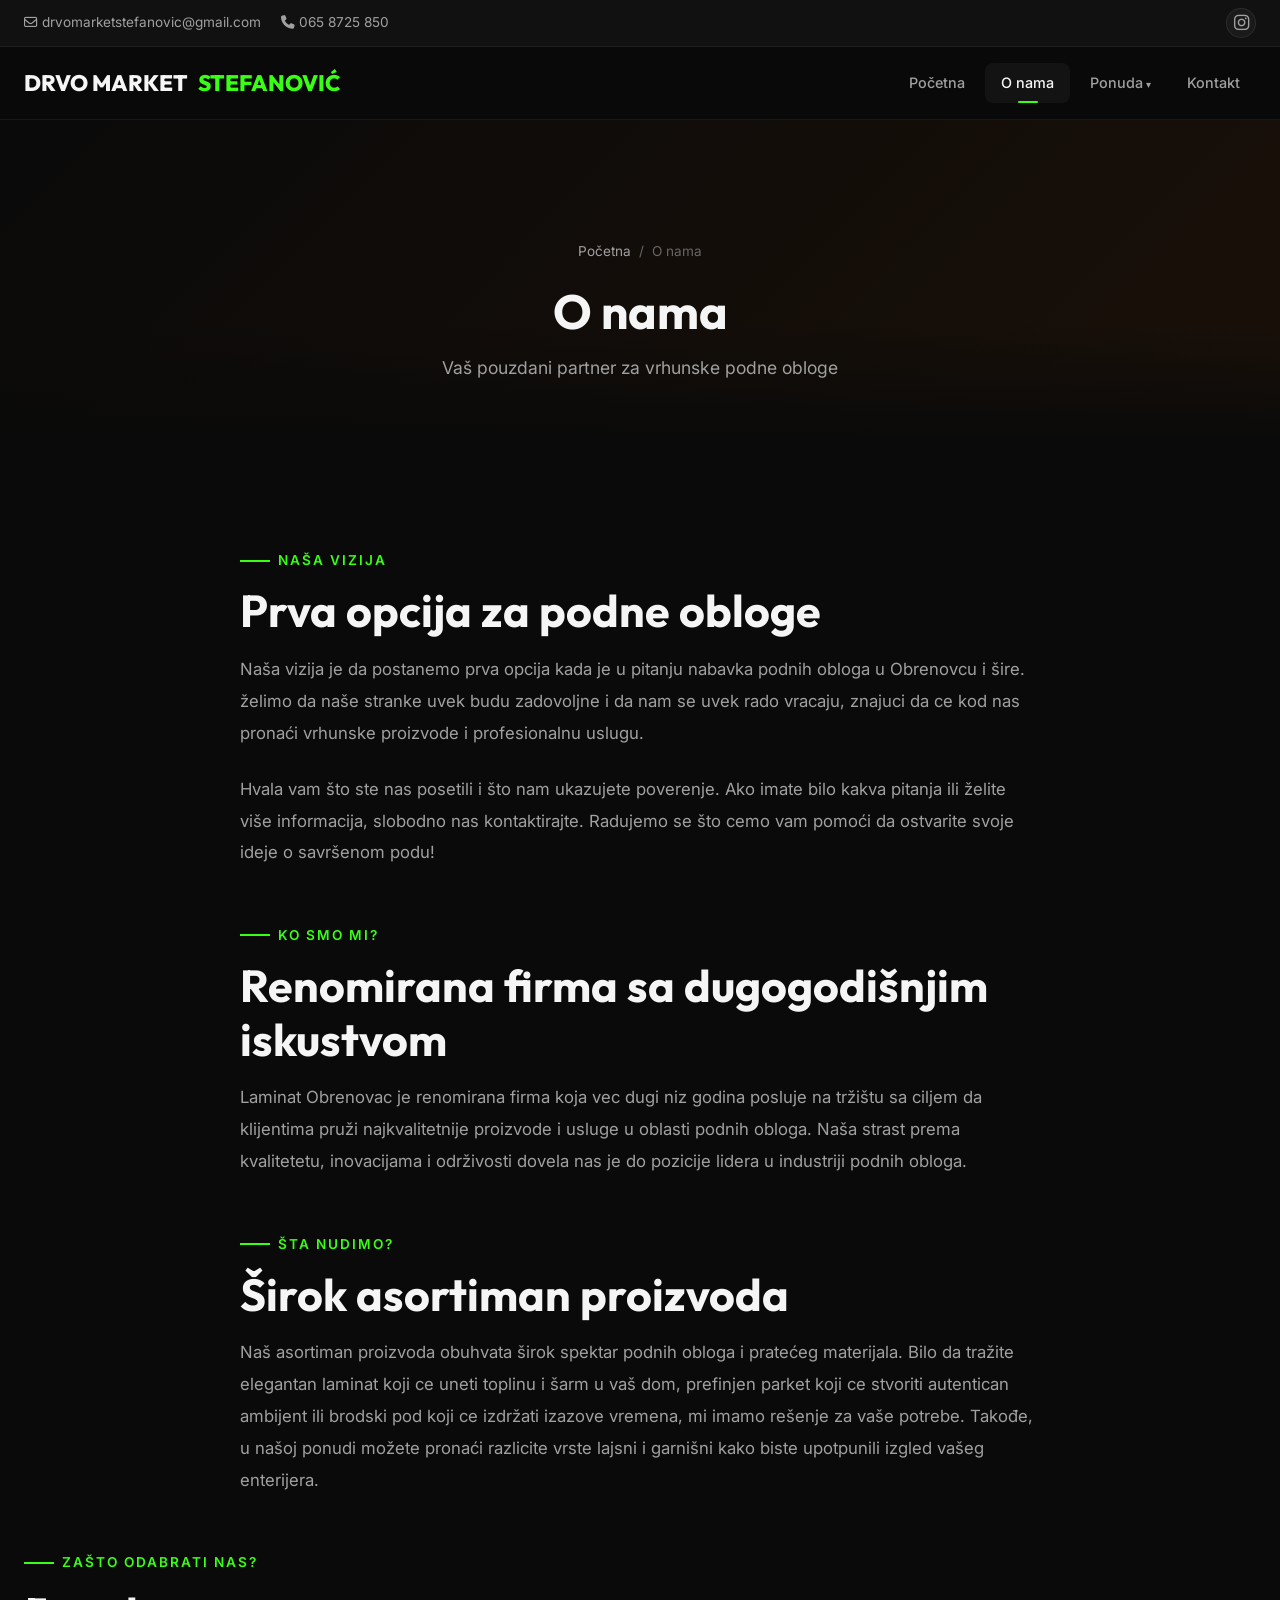
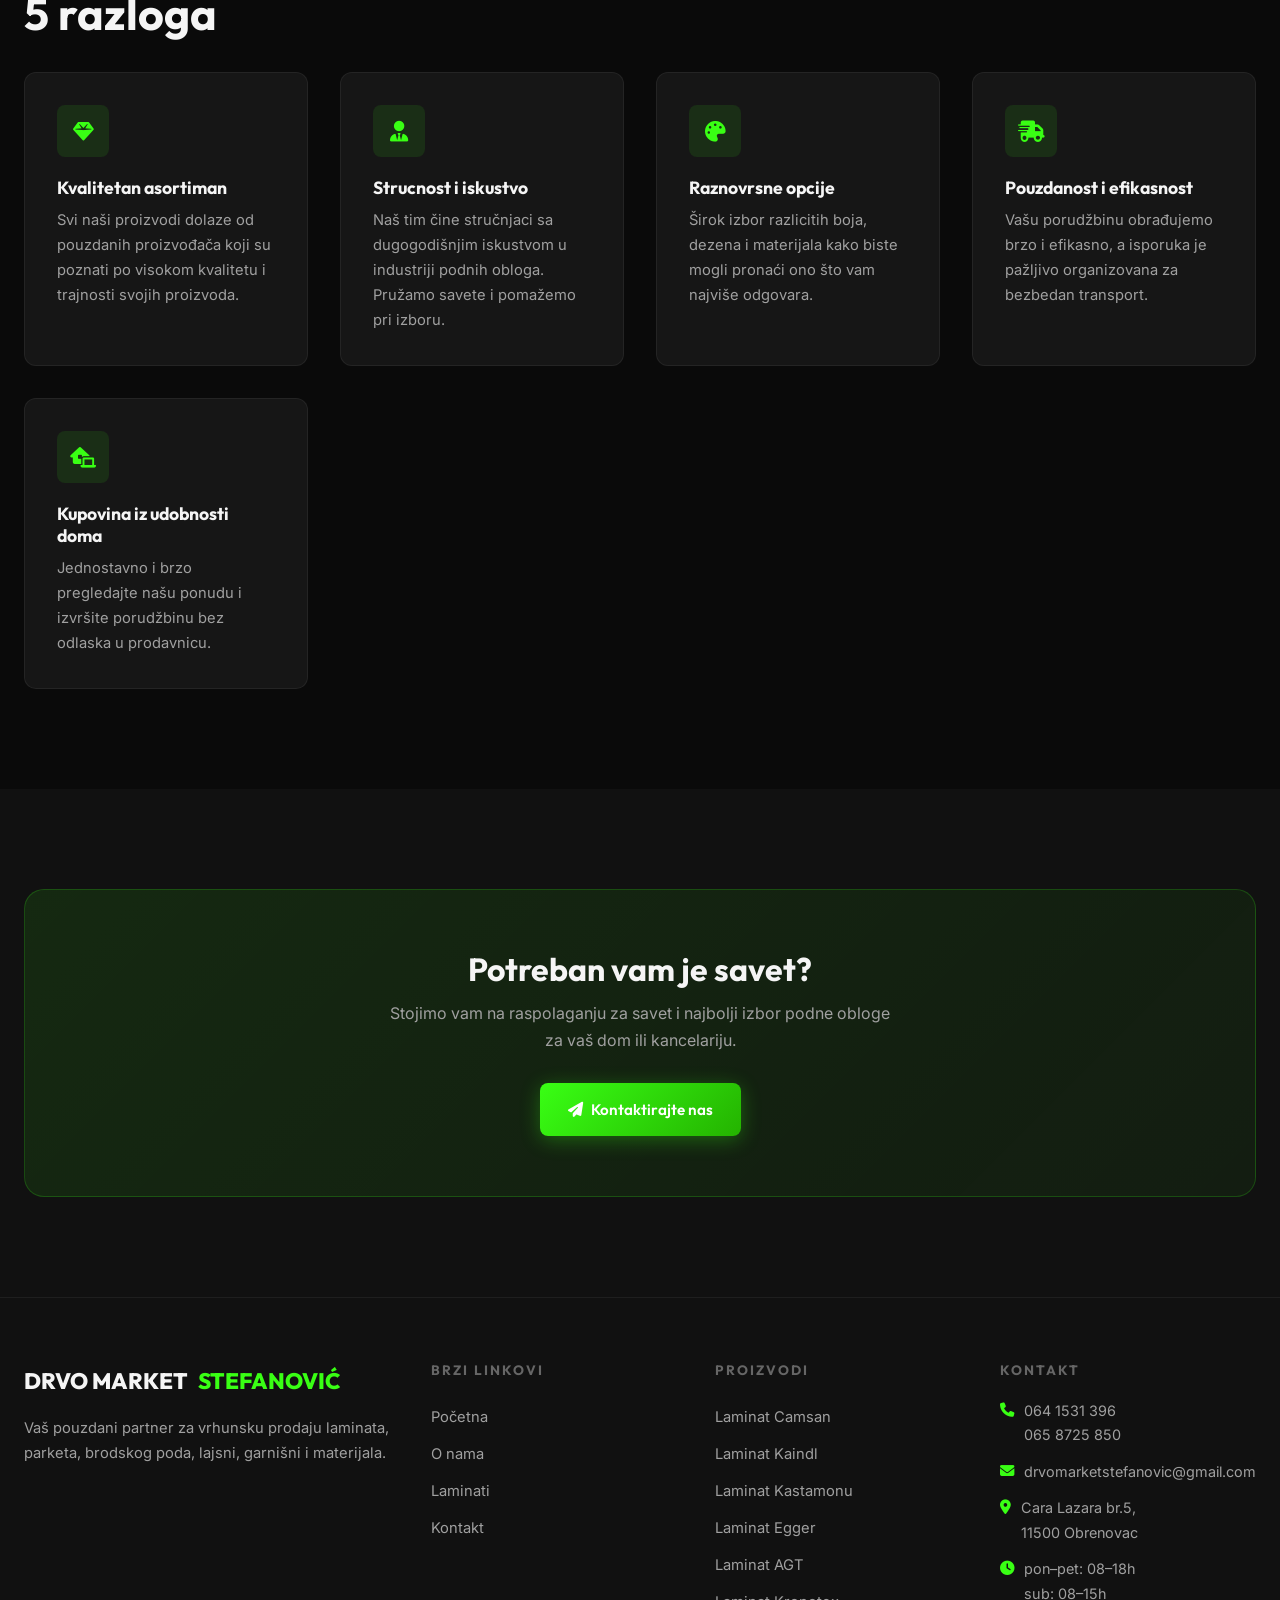
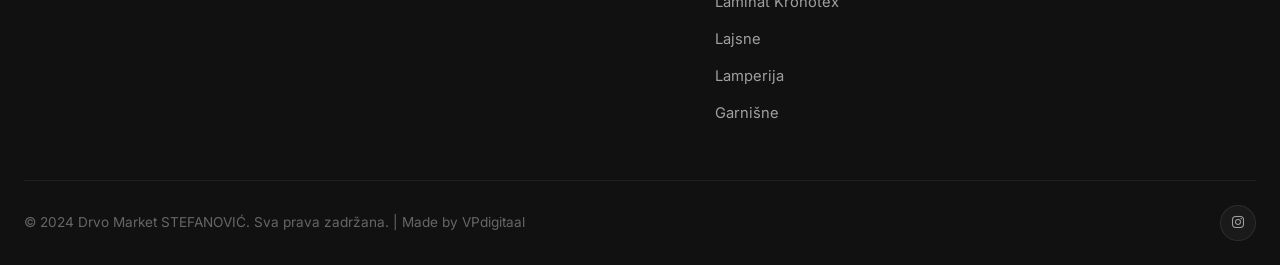
<file: o-nama.html>
﻿<!DOCTYPE html>
<html lang="sr">
<head>
  <meta charset="UTF-8">
  <meta name="viewport" content="width=device-width, initial-scale=1.0">
  <title>O nama | Drvo Market STEFANOVIĆ</title>
  <meta name="description" content="Saznajte više o Drvo Market STEFANOVIĆ  vaš pouzdani partner za podne obloge u Obrenovcu.">
  <link rel="stylesheet" href="style.css">
  <link rel="stylesheet" href="https://cdnjs.cloudflare.com/ajax/libs/font-awesome/6.5.1/css/all.min.css">

  <meta name="keywords" content="laminat obrenovac, Laminat Obrenovac, Drvomarket Stefanovic, drvo market stefanovic, laminati, podne obloge">
</head>
<body>
  <div class="top-bar"><div class="container"><div class="top-bar-left"><a href="mailto:drvomarketstefanovic@gmail.com"><i class="fa-regular fa-envelope"></i> drvomarketstefanovic@gmail.com</a><a href="tel:0658725850"><i class="fa-solid fa-phone"></i> 065 8725 850</a></div><div class="top-bar-right"><a href="https://www.instagram.com/drvomarketstefanovic" target="_blank" aria-label="Instagram"><i class="fa-brands fa-instagram"></i></a></div></div></div>
  <header class="header"><div class="container"><nav class="nav"><a href="index.html" class="logo">DRVO MARKET <span>STEFANOVIĆ</span></a><div class="nav-links"><a href="index.html">Početna</a><a href="o-nama.html" class="active">O nama</a><div class="nav-dropdown"><a href="ponuda.html">Ponuda</a><div class="dropdown-menu"><a href="laminati.html">Laminat Camsan</a><a href="kaindl.html">Laminat Kaindl</a><a href="kastamonu.html">Laminat Kastamonu</a><a href="egger.html">Laminat Egger</a><a href="agt.html">Laminat AGT</a><a href="kronotex.html">Laminat Kronotex</a><a href="lajsne.html">Lajsne</a><a href="lamperija.html">Lamperija i brodski pod</a><a href="garnisne.html">Garnišne</a></div></div><a href="kontakt.html">Kontakt</a></div><button class="nav-toggle" aria-label="Menu"><i class="fa-solid fa-bars"></i></button></nav></div></header>
  <div class="mobile-overlay"><button class="mobile-close" aria-label="Close"><i class="fa-solid fa-xmark"></i></button><a href="index.html">Početna</a><a href="o-nama.html">O nama</a><a href="ponuda.html">Ponuda</a><a href="laminati.html">Laminat Camsan</a><a href="kaindl.html">Laminat Kaindl</a><a href="kastamonu.html">Laminat Kastamonu</a><a href="egger.html">Laminat Egger</a><a href="agt.html">Laminat AGT</a><a href="kronotex.html">Laminat Kronotex</a><a href="lajsne.html">Lajsne</a><a href="lamperija.html">Lamperija</a><a href="garnisne.html">Garnišne</a><a href="kontakt.html">Kontakt</a></div>

  <div class="page-header">
    <div class="container">
      <div class="breadcrumb"><a href="index.html">Početna</a> <span>/</span> <span>O nama</span></div>
      <h1>O nama</h1>
      <p>Vaš pouzdani partner za vrhunske podne obloge</p>
    </div>
  </div>

  <section class="section">
    <div class="container">
      <div style="max-width:800px;margin:0 auto;">
        <div class="section-label">Naša vizija</div>
        <h2 class="section-title fade-up">Prva opcija za podne obloge</h2>
        <p class="fade-up" style="color:var(--text-secondary);font-size:1.05rem;line-height:1.9;margin-bottom:24px;">Naša vizija je da postanemo prva opcija kada je u pitanju nabavka podnih obloga u Obrenovcu i šire. želimo da naše stranke uvek budu zadovoljne i da nam se uvek rado vracaju, znajuci da ce kod nas pronaći vrhunske proizvode i profesionalnu uslugu.</p>
        <p class="fade-up" style="color:var(--text-secondary);font-size:1.05rem;line-height:1.9;margin-bottom:48px;">Hvala vam što ste nas posetili i što nam ukazujete poverenje. Ako imate bilo kakva pitanja ili želite više informacija, slobodno nas kontaktirajte. Radujemo se što cemo vam pomoći da ostvarite svoje ideje o savršenom podu!</p>

        <div class="section-label">Ko smo mi?</div>
        <h2 class="section-title fade-up">Renomirana firma sa dugogodišnjim iskustvom</h2>
        <p class="fade-up" style="color:var(--text-secondary);font-size:1.05rem;line-height:1.9;margin-bottom:48px;">Laminat Obrenovac je renomirana firma koja vec dugi niz godina posluje na tržištu sa ciljem da klijentima pruži najkvalitetnije proizvode i usluge u oblasti podnih obloga. Naša strast prema kvalitetetu, inovacijama i održivosti dovela nas je do pozicije lidera u industriji podnih obloga.</p>

        <div class="section-label">Šta nudimo?</div>
        <h2 class="section-title fade-up">Širok asortiman proizvoda</h2>
        <p class="fade-up" style="color:var(--text-secondary);font-size:1.05rem;line-height:1.9;margin-bottom:48px;">Naš asortiman proizvoda obuhvata širok spektar podnih obloga i pratećeg materijala. Bilo da tražite elegantan laminat koji ce uneti toplinu i šarm u vaš dom, prefinjen parket koji ce stvoriti autentican ambijent ili brodski pod koji ce izdržati izazove vremena, mi imamo rešenje za vaše potrebe. Takođe, u našoj ponudi možete pronaći razlicite vrste lajsni i garnišni kako biste upotpunili izgled vašeg enterijera.</p>
      </div>

      <div class="section-label">Zašto odabrati nas?</div>
      <h2 class="section-title fade-up">5 razloga</h2>
      <div class="info-grid" style="margin-top:32px;">
        <div class="info-card fade-up">
          <div class="info-card-icon"><i class="fa-solid fa-gem"></i></div>
          <h3>Kvalitetan asortiman</h3>
          <p>Svi naši proizvodi dolaze od pouzdanih proizvođača koji su poznati po visokom kvalitetu i trajnosti svojih proizvoda.</p>
        </div>
        <div class="info-card fade-up">
          <div class="info-card-icon"><i class="fa-solid fa-user-tie"></i></div>
          <h3>Strucnost i iskustvo</h3>
          <p>Naš tim čine stručnjaci sa dugogodišnjim iskustvom u industriji podnih obloga. Pružamo savete i pomažemo pri izboru.</p>
        </div>
        <div class="info-card fade-up">
          <div class="info-card-icon"><i class="fa-solid fa-palette"></i></div>
          <h3>Raznovrsne opcije</h3>
          <p>Širok izbor razlicitih boja, dezena i materijala kako biste mogli pronaći ono što vam najviše odgovara.</p>
        </div>
        <div class="info-card fade-up">
          <div class="info-card-icon"><i class="fa-solid fa-truck-fast"></i></div>
          <h3>Pouzdanost i efikasnost</h3>
          <p>Vašu porudžbinu obrađujemo brzo i efikasno, a isporuka je pažljivo organizovana za bezbedan transport.</p>
        </div>
        <div class="info-card fade-up">
          <div class="info-card-icon"><i class="fa-solid fa-house-laptop"></i></div>
          <h3>Kupovina iz udobnosti doma</h3>
          <p>Jednostavno i brzo pregledajte našu ponudu i izvršite porudžbinu bez odlaska u prodavnicu.</p>
        </div>
      </div>
    </div>
  </section>

  <section class="section" style="background:var(--bg-secondary);">
    <div class="container">
      <div class="cta-banner fade-up">
        <h2>Potreban vam je savet?</h2>
        <p>Stojimo vam na raspolaganju za savet i najbolji izbor podne obloge za vaš dom ili kancelariju.</p>
        <a href="kontakt.html" class="btn btn-primary"><i class="fa-solid fa-paper-plane"></i> Kontaktirajte nas</a>
      </div>
    </div>
  </section>

  <footer class="footer"><div class="container"><div class="footer-grid"><div class="footer-brand"><div class="logo">DRVO MARKET <span>STEFANOVIĆ</span></div><p>Vaš pouzdani partner za vrhunsku prodaju laminata, parketa, brodskog poda, lajsni, garnišni i materijala.</p></div><div><h4>Brzi linkovi</h4><div class="footer-links"><a href="index.html">Početna</a><a href="o-nama.html">O nama</a><a href="laminati.html">Laminati</a><a href="kontakt.html">Kontakt</a></div></div><div><h4>Proizvodi</h4><div class="footer-links"><a href="laminati.html">Laminat Camsan</a><a href="kaindl.html">Laminat Kaindl</a><a href="kastamonu.html">Laminat Kastamonu</a><a href="egger.html">Laminat Egger</a><a href="agt.html">Laminat AGT</a><a href="kronotex.html">Laminat Kronotex</a><a href="lajsne.html">Lajsne</a><a href="lamperija.html">Lamperija</a><a href="garnisne.html">Garnišne</a></div></div><div><h4>Kontakt</h4><div class="footer-contact-item"><i class="fa-solid fa-phone"></i><span>064 1531 396<br>065 8725 850</span></div><div class="footer-contact-item"><i class="fa-solid fa-envelope"></i><span>drvomarketstefanovic@gmail.com</span></div><div class="footer-contact-item"><i class="fa-solid fa-location-dot"></i><span>Cara Lazara br.5,<br>11500 Obrenovac</span></div><div class="footer-contact-item"><i class="fa-solid fa-clock"></i><span>pon–pet: 08–18h<br>sub: 08–15h</span></div></div></div><div class="footer-bottom"><span>&copy; 2024 Drvo Market STEFANOVIĆ. Sva prava zadržana. | Made by VPdigitaal</span><div class="footer-social"><a href="https://www.instagram.com/drvomarketstefanovic" target="_blank" aria-label="Instagram"><i class="fa-brands fa-instagram"></i></a></div></div></div></footer>
  <button class="back-to-top" aria-label="Back to top"><i class="fa-solid fa-chevron-up"></i></button>
  <script src="main.js"></script>
</body>
</html>
</file>
<file: style.css>
/* ============================================
   DRVO MARKET STEFANOVIĆ — Design System
   Premium Dark Mode + Warm Wood Accents
   ============================================ */

@import url('https://fonts.googleapis.com/css2?family=Outfit:wght@300;400;500;600;700;800&family=Inter:wght@300;400;500;600&display=swap');

/* --- CSS Variables --- */
:root {
  --bg-primary: #0a0a0a;
  --bg-secondary: #111111;
  --bg-card: #161616;
  --bg-card-hover: #1c1c1c;
  --bg-glass: rgba(255,255,255,0.04);
  --bg-glass-border: rgba(255,255,255,0.08);
  --accent: #39ff14;
  --accent-light: #66ff4d;
  --accent-dark: #24b300;
  --gold: #39ff14;
  --gold-light: #66ff4d;
  --text-primary: #f5f5f5;
  --text-secondary: #a0a0a0;
  --text-muted: #666;
  --border: rgba(255,255,255,0.06);
  --shadow: 0 8px 32px rgba(0,0,0,0.4);
  --shadow-lg: 0 16px 64px rgba(0,0,0,0.6);
  --radius: 12px;
  --radius-lg: 20px;
  --radius-sm: 8px;
  --transition: 0.3s cubic-bezier(0.4, 0, 0.2, 1);
  --font-heading: 'Outfit', sans-serif;
  --font-body: 'Inter', sans-serif;
  --max-width: 1280px;
  --header-h: 72px;
}

/* --- Reset --- */
*, *::before, *::after { box-sizing: border-box; margin: 0; padding: 0; }
html { scroll-behavior: smooth; font-size: 16px; }
body {
  font-family: var(--font-body);
  background: var(--bg-primary);
  color: var(--text-primary);
  line-height: 1.7;
  overflow-x: hidden;
  -webkit-font-smoothing: antialiased;
}
a { color: var(--accent); text-decoration: none; transition: color var(--transition); }
a:hover { color: var(--accent-light); }
img { max-width: 100%; height: auto; display: block; }
ul, ol { list-style: none; }
h1,h2,h3,h4,h5,h6 { font-family: var(--font-heading); font-weight: 700; line-height: 1.2; }

/* --- Container --- */
.container { max-width: var(--max-width); margin: 0 auto; padding: 0 24px; }

/* --- Top Bar --- */
.top-bar {
  background: var(--bg-secondary);
  border-bottom: 1px solid var(--border);
  padding: 8px 0;
  font-size: 0.85rem;
  color: var(--text-secondary);
}
.top-bar .container { display: flex; justify-content: space-between; align-items: center; flex-wrap: wrap; gap: 8px; }
.top-bar a { color: var(--text-secondary); }
.top-bar a:hover { color: var(--accent); }
.top-bar-left { display: flex; gap: 20px; align-items: center; }
.top-bar-right { display: flex; gap: 12px; align-items: center; }
.top-bar-right a { font-size: 1.1rem; width: 30px; height: 30px; display: flex; align-items: center; justify-content: center; border-radius: 50%; background: var(--bg-glass); border: 1px solid var(--bg-glass-border); transition: var(--transition); }
.top-bar-right a:hover { background: var(--accent); color: #fff; border-color: var(--accent); }

/* --- Header / Nav --- */
.header {
  position: sticky;
  top: 0;
  z-index: 1000;
  background: rgba(10,10,10,0.85);
  backdrop-filter: blur(20px);
  -webkit-backdrop-filter: blur(20px);
  border-bottom: 1px solid var(--border);
  transition: var(--transition);
}
.header.scrolled { background: rgba(10,10,10,0.95); box-shadow: var(--shadow); }
.nav { display: flex; align-items: center; justify-content: space-between; height: var(--header-h); }
.logo { font-family: var(--font-heading); font-size: 1.4rem; font-weight: 800; color: var(--text-primary); display: flex; align-items: center; gap: 10px; }
.logo span { color: var(--accent); }
.logo img { height: 40px; }

.nav-links { display: flex; gap: 4px; align-items: center; }
.nav-links a {
  color: var(--text-secondary);
  font-size: 0.9rem;
  font-weight: 500;
  padding: 8px 16px;
  border-radius: var(--radius-sm);
  transition: var(--transition);
  position: relative;
}
.nav-links a:hover, .nav-links a.active { color: var(--text-primary); background: var(--bg-glass); }
.nav-links a.active::after {
  content: '';
  position: absolute;
  bottom: 0;
  left: 50%;
  transform: translateX(-50%);
  width: 20px;
  height: 2px;
  background: var(--accent);
  border-radius: 2px;
}

/* Dropdown */
.nav-dropdown { position: relative; }
.nav-dropdown > a::after { content: ' ▾'; font-size: 0.7em; }
.dropdown-menu {
  position: absolute;
  top: 100%;
  left: 0;
  background: var(--bg-card);
  border: 1px solid var(--border);
  border-radius: var(--radius);
  padding: 8px;
  min-width: 220px;
  opacity: 0;
  visibility: hidden;
  transform: translateY(8px);
  transition: var(--transition);
  box-shadow: var(--shadow-lg);
}
.nav-dropdown:hover .dropdown-menu { opacity: 1; visibility: visible; transform: translateY(0); }
.dropdown-menu a {
  display: block;
  padding: 10px 16px;
  border-radius: var(--radius-sm);
  font-size: 0.88rem;
  color: var(--text-secondary);
}
.dropdown-menu a:hover { background: var(--bg-glass); color: var(--text-primary); }

/* Mobile Nav */
.nav-toggle { display: none; background: none; border: none; color: var(--text-primary); font-size: 1.5rem; cursor: pointer; padding: 8px; }
.mobile-overlay {
  display: none;
  position: fixed;
  inset: 0;
  background: rgba(0,0,0,0.95);
  backdrop-filter: blur(20px);
  z-index: 999;
  flex-direction: column;
  padding: 80px 32px 32px;
  overflow-y: auto;
}
.mobile-overlay.active { display: flex; }
.mobile-overlay a { color: var(--text-primary); font-size: 1.3rem; padding: 14px 0; border-bottom: 1px solid var(--border); font-family: var(--font-heading); }
.mobile-close { position: absolute; top: 20px; right: 24px; background: none; border: none; color: var(--text-primary); font-size: 2rem; cursor: pointer; }

/* --- Hero --- */
.hero {
  position: relative;
  min-height: 85vh;
  display: flex;
  align-items: center;
  overflow: hidden;
  background: linear-gradient(135deg, var(--bg-primary) 0%, #1a1008 100%);
}
.hero-bg {
  position: absolute;
  inset: 0;
  background-size: cover;
  background-position: center;
  opacity: 0.25;
  filter: blur(2px);
}
.hero-overlay {
  position: absolute;
  inset: 0;
  background: linear-gradient(to right, rgba(10,10,10,0.9) 40%, rgba(10,10,10,0.4) 100%);
}
.hero-content {
  position: relative;
  z-index: 2;
  max-width: 650px;
}
.hero-badge {
  display: inline-flex;
  align-items: center;
  gap: 8px;
  background: rgba(57,255,20,0.15);
  border: 1px solid rgba(57,255,20,0.3);
  color: var(--accent);
  padding: 6px 16px;
  border-radius: 50px;
  font-size: 0.85rem;
  font-weight: 500;
  margin-bottom: 24px;
}
.hero h1 { font-size: clamp(2.2rem, 5vw, 3.8rem); margin-bottom: 20px; font-weight: 800; }
.hero h1 .highlight { color: var(--accent); }
.hero p { font-size: 1.15rem; color: var(--text-secondary); margin-bottom: 32px; line-height: 1.8; }
.hero-actions { display: flex; gap: 16px; flex-wrap: wrap; }

/* --- Buttons --- */
.btn {
  display: inline-flex;
  align-items: center;
  gap: 8px;
  font-family: var(--font-heading);
  font-weight: 600;
  font-size: 0.95rem;
  padding: 14px 28px;
  border-radius: var(--radius-sm);
  border: none;
  cursor: pointer;
  transition: var(--transition);
  text-decoration: none;
}
.btn-primary {
  background: linear-gradient(135deg, var(--accent), var(--accent-dark));
  color: #fff;
  box-shadow: 0 4px 20px rgba(57,255,20,0.3);
}
.btn-primary:hover { transform: translateY(-2px); box-shadow: 0 8px 30px rgba(57,255,20,0.4); color: #fff; }
.btn-outline {
  background: transparent;
  color: var(--text-primary);
  border: 1px solid var(--border);
}
.btn-outline:hover { border-color: var(--accent); color: var(--accent); }
.btn-sm { padding: 10px 20px; font-size: 0.85rem; }

/* --- Sections --- */
.section { padding: 100px 0; }
.section-label {
  display: inline-flex;
  align-items: center;
  gap: 8px;
  color: var(--accent);
  font-size: 0.85rem;
  font-weight: 600;
  text-transform: uppercase;
  letter-spacing: 2px;
  margin-bottom: 12px;
}
.section-label::before { content: ''; width: 30px; height: 2px; background: var(--accent); }
.section-title { font-size: clamp(1.8rem, 4vw, 2.8rem); margin-bottom: 16px; }
.section-subtitle { color: var(--text-secondary); font-size: 1.05rem; max-width: 600px; margin-bottom: 48px; }

/* --- Product Cards --- */
.product-grid {
  display: grid;
  grid-template-columns: repeat(auto-fill, minmax(280px, 1fr));
  gap: 24px;
}
.product-card {
  background: var(--bg-card);
  border: 1px solid var(--border);
  border-radius: var(--radius);
  overflow: hidden;
  transition: var(--transition);
  position: relative;
  display: flex;
  flex-direction: column;
  height: 100%;
}
.product-card:hover { transform: translateY(-6px); border-color: rgba(57,255,20,0.3); box-shadow: 0 12px 40px rgba(0,0,0,0.4); }
.product-card-img {
  width: 100%;
  height: 220px;
  object-fit: cover;
  transition: transform 0.5s ease;
}
.product-card:hover .product-card-img { transform: scale(1.05); }
.product-card-img-wrap { overflow: hidden; position: relative; }
.product-card-no-img {
  height: 160px;
  display: flex;
  align-items: center;
  justify-content: center;
  background: linear-gradient(135deg, #1a1a2e 0%, #2a2a3e 50%, #1e1e30 100%);
  border-bottom: 1px solid rgba(57,255,20,0.2);
}
.product-card-no-img i {
  font-size: 2.8rem;
  color: rgba(57,255,20,0.6);
}
.product-card-badge {
  position: absolute;
  top: 12px;
  left: 12px;
  background: linear-gradient(135deg, #e74c3c, #c0392b);
  color: #fff;
  padding: 4px 12px;
  border-radius: 50px;
  font-size: 0.75rem;
  font-weight: 700;
  text-transform: uppercase;
  letter-spacing: 1px;
}
.product-card-badge.premium { background: linear-gradient(135deg, var(--gold), var(--gold-light)); }
.product-card-body { 
  padding: 20px; 
  display: flex; 
  flex-direction: column; 
  flex: 1; 
}
.product-card-brand { font-size: 0.75rem; color: var(--accent); font-weight: 600; text-transform: uppercase; letter-spacing: 1px; margin-bottom: 4px; }
.product-card-name { font-family: var(--font-heading); font-size: 1.15rem; font-weight: 600; margin-bottom: 10px; }
.product-card-specs { display: flex; flex-wrap: wrap; gap: 8px; margin-top: auto; }
.spec-tag {
  background: var(--bg-glass);
  border: 1px solid var(--bg-glass-border);
  padding: 4px 10px;
  border-radius: 50px;
  font-size: 0.75rem;
  color: var(--text-secondary);
}
.product-card-price { font-family: var(--font-heading); font-size: 1.2rem; font-weight: 700; color: var(--accent); }
.product-card-price small { font-size: 0.75rem; color: var(--text-muted); font-weight: 400; }

/* --- Category Cards --- */
.category-grid {
  display: grid;
  grid-template-columns: repeat(auto-fill, minmax(240px, 1fr));
  gap: 20px;
}
.category-card {
  position: relative;
  border-radius: var(--radius);
  overflow: hidden;
  height: 280px;
  cursor: pointer;
  transition: var(--transition);
}
.category-card:hover { transform: translateY(-4px); }
.category-card img {
  width: 100%;
  height: 100%;
  object-fit: cover;
  transition: transform 0.6s ease;
}
.category-card:hover img { transform: scale(1.1); }
.category-card-overlay {
  position: absolute;
  inset: 0;
  background: linear-gradient(to top, rgba(0,0,0,0.85) 0%, rgba(0,0,0,0.1) 60%);
  display: flex;
  flex-direction: column;
  justify-content: flex-end;
  padding: 24px;
}
.category-card h3 { font-size: 1.2rem; margin-bottom: 6px; }
.category-card p { font-size: 0.85rem; color: var(--text-secondary); }

/* --- Glass Card --- */
.glass-card {
  background: var(--bg-glass);
  border: 1px solid var(--bg-glass-border);
  border-radius: var(--radius);
  padding: 32px;
  backdrop-filter: blur(10px);
}

/* --- Info Section --- */
.info-grid {
  display: grid;
  grid-template-columns: repeat(auto-fit, minmax(280px, 1fr));
  gap: 32px;
}
.info-card {
  background: var(--bg-card);
  border: 1px solid var(--border);
  border-radius: var(--radius);
  padding: 32px;
  transition: var(--transition);
}
.info-card:hover { border-color: rgba(57,255,20,0.2); }
.info-card-icon {
  width: 52px;
  height: 52px;
  border-radius: var(--radius-sm);
  background: rgba(57,255,20,0.1);
  color: var(--accent);
  display: flex;
  align-items: center;
  justify-content: center;
  font-size: 1.3rem;
  margin-bottom: 20px;
}
.info-card h3 { font-size: 1.1rem; margin-bottom: 10px; }
.info-card p { color: var(--text-secondary); font-size: 0.92rem; }

/* --- Testimonials --- */
.testimonial-card {
  background: var(--bg-card);
  border: 1px solid var(--border);
  border-radius: var(--radius-lg);
  padding: 40px;
  position: relative;
}
.testimonial-card::before {
  content: '"';
  font-family: var(--font-heading);
  font-size: 6rem;
  color: var(--accent);
  opacity: 0.15;
  position: absolute;
  top: 10px;
  left: 30px;
  line-height: 1;
}
.testimonial-card p { font-size: 1.05rem; line-height: 1.8; margin-bottom: 20px; color: var(--text-secondary); font-style: italic; }
.testimonial-author { font-family: var(--font-heading); font-weight: 600; color: var(--text-primary); }
.testimonials-grid { display: grid; grid-template-columns: repeat(auto-fit, minmax(350px, 1fr)); gap: 24px; }

/* --- Stats --- */
.stats-bar {
  display: grid;
  grid-template-columns: repeat(auto-fit, minmax(180px, 1fr));
  gap: 24px;
  padding: 48px 0;
}
.stat-item { text-align: center; }
.stat-number { font-family: var(--font-heading); font-size: 2.5rem; font-weight: 800; color: var(--accent); }
.stat-label { color: var(--text-secondary); font-size: 0.9rem; margin-top: 4px; }

/* --- Footer --- */
.footer {
  background: var(--bg-secondary);
  border-top: 1px solid var(--border);
  padding: 64px 0 24px;
}
.footer-grid {
  display: grid;
  grid-template-columns: 1.5fr 1fr 1fr 1fr;
  gap: 40px;
  margin-bottom: 48px;
}
.footer-brand p { color: var(--text-secondary); font-size: 0.92rem; margin-top: 16px; line-height: 1.7; }
.footer h4 {
  font-size: 0.85rem;
  text-transform: uppercase;
  letter-spacing: 2px;
  color: var(--text-muted);
  margin-bottom: 20px;
}
.footer-links a { display: block; color: var(--text-secondary); padding: 6px 0; font-size: 0.92rem; transition: var(--transition); }
.footer-links a:hover { color: var(--accent); padding-left: 6px; }
.footer-contact-item { display: flex; gap: 10px; align-items: flex-start; color: var(--text-secondary); font-size: 0.9rem; margin-bottom: 12px; }
.footer-contact-item i { color: var(--accent); margin-top: 4px; }
.footer-bottom {
  border-top: 1px solid var(--border);
  padding-top: 24px;
  display: flex;
  justify-content: space-between;
  align-items: center;
  color: var(--text-muted);
  font-size: 0.85rem;
  flex-wrap: wrap;
  gap: 12px;
}
.footer-social { display: flex; gap: 10px; }
.footer-social a {
  width: 36px; height: 36px;
  display: flex; align-items: center; justify-content: center;
  border-radius: 50%;
  background: var(--bg-glass);
  border: 1px solid var(--bg-glass-border);
  color: var(--text-secondary);
  transition: var(--transition);
}
.footer-social a:hover { background: var(--accent); color: #fff; border-color: var(--accent); }

/* --- Page Header --- */
.page-header {
  padding: 120px 0 60px;
  background: linear-gradient(135deg, var(--bg-primary), #1a1008);
  text-align: center;
  position: relative;
  overflow: hidden;
}
.page-header::after {
  content: '';
  position: absolute;
  bottom: 0;
  left: 0;
  right: 0;
  height: 120px;
  background: linear-gradient(to top, var(--bg-primary), transparent);
}
.page-header h1 { font-size: clamp(2rem, 4vw, 3rem); margin-bottom: 12px; position: relative; z-index: 1; }
.page-header p { color: var(--text-secondary); font-size: 1.1rem; position: relative; z-index: 1; }
.breadcrumb { display: flex; gap: 8px; justify-content: center; margin-bottom: 20px; font-size: 0.85rem; color: var(--text-muted); position: relative; z-index: 1; }
.breadcrumb a { color: var(--text-secondary); }

/* --- Filters --- */
.filter-bar {
  display: flex;
  gap: 10px;
  flex-wrap: wrap;
  margin-bottom: 32px;
  padding: 16px;
  background: var(--bg-card);
  border-radius: var(--radius);
  border: 1px solid var(--border);
}
.filter-btn {
  padding: 8px 20px;
  border-radius: 50px;
  border: 1px solid var(--border);
  background: transparent;
  color: var(--text-secondary);
  font-family: var(--font-body);
  font-size: 0.85rem;
  cursor: pointer;
  transition: var(--transition);
}
.filter-btn:hover, .filter-btn.active {
  background: var(--accent);
  color: #fff;
  border-color: var(--accent);
}

/* --- Contact Form --- */
.contact-form { max-width: 600px; }
.form-group { margin-bottom: 20px; }
.form-group label { display: block; font-size: 0.85rem; color: var(--text-secondary); margin-bottom: 8px; font-weight: 500; }
.form-group input, .form-group textarea {
  width: 100%;
  padding: 14px 18px;
  background: var(--bg-card);
  border: 1px solid var(--border);
  border-radius: var(--radius-sm);
  color: var(--text-primary);
  font-family: var(--font-body);
  font-size: 0.95rem;
  transition: var(--transition);
  outline: none;
}
.form-group input:focus, .form-group textarea:focus { border-color: var(--accent); box-shadow: 0 0 0 3px rgba(57,255,20,0.1); }
.form-group textarea { min-height: 150px; resize: vertical; }

/* --- CTA Banner --- */
.cta-banner {
  background: linear-gradient(135deg, rgba(57,255,20,0.1), rgba(57,255,20,0.05));
  border: 1px solid rgba(57,255,20,0.2);
  border-radius: var(--radius-lg);
  padding: 60px;
  text-align: center;
}
.cta-banner h2 { font-size: 2rem; margin-bottom: 12px; }
.cta-banner p { color: var(--text-secondary); margin-bottom: 28px; max-width: 500px; margin-left: auto; margin-right: auto; }

/* --- Animations --- */
.fade-up {
  opacity: 0;
  transform: translateY(30px);
  transition: opacity 0.7s ease, transform 0.7s ease;
}
.fade-up.visible { opacity: 1; transform: translateY(0); }

/* --- Back to top --- */
.back-to-top {
  position: fixed;
  bottom: 30px;
  right: 30px;
  width: 48px;
  height: 48px;
  border-radius: 50%;
  background: var(--accent);
  color: #fff;
  border: none;
  font-size: 1.2rem;
  cursor: pointer;
  opacity: 0;
  visibility: hidden;
  transition: var(--transition);
  z-index: 900;
  display: flex;
  align-items: center;
  justify-content: center;
  box-shadow: 0 4px 20px rgba(57,255,20,0.3);
}
.back-to-top.visible { opacity: 1; visibility: visible; }
.back-to-top:hover { transform: translateY(-3px); }

/* --- Responsive --- */
@media (max-width: 1024px) {
  .footer-grid { grid-template-columns: 1fr 1fr; }
}
@media (max-width: 768px) {
  .nav-links { display: none; }
  .nav-toggle { display: block; }
  .hero { min-height: 70vh; }
  .hero h1 { font-size: 2rem; }
  .section { padding: 64px 0; }
  .footer-grid { grid-template-columns: 1fr; }
  .product-grid { grid-template-columns: repeat(auto-fill, minmax(240px, 1fr)); }
  .testimonials-grid { grid-template-columns: 1fr; }
  .cta-banner { padding: 40px 24px; }
  .stats-bar { grid-template-columns: 1fr 1fr; }
  .top-bar { display: none; }
}
@media (max-width: 480px) {
  .product-grid { grid-template-columns: 1fr; }
  .category-grid { grid-template-columns: 1fr; }
  .stats-bar { grid-template-columns: 1fr; }
  .hero-actions { flex-direction: column; }
}
</file>
